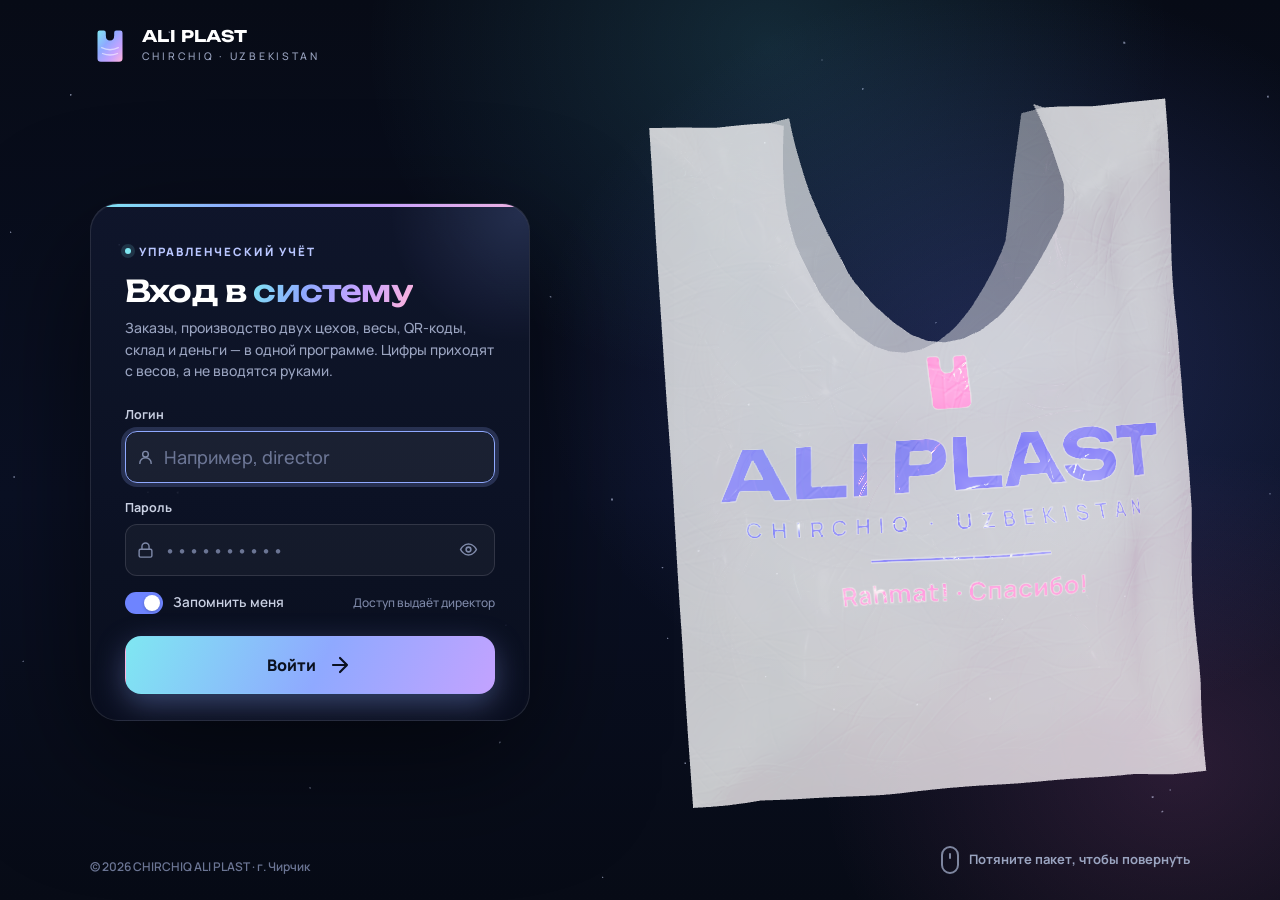
<file: index.html>
<!doctype html>
<html lang="ru" class="login-page">
<head>
  <meta charset="utf-8">
  <meta name="viewport" content="width=device-width, initial-scale=1, viewport-fit=cover">
  <title>Вход · CHIRCHIQ ALI PLAST</title>
  <meta name="description" content="Управленческий учёт производства полиэтиленовой упаковки: заказы, два цеха, весы, QR-коды, склад и финансы.">
  <meta name="theme-color" content="#070B16">
  <link rel="icon" href="assets/img/favicon.svg" type="image/svg+xml">
  <link rel="preload" href="assets/fonts/unbounded-lat.woff2" as="font" type="font/woff2" crossorigin>
  <link rel="stylesheet" href="assets/css/app.css?v=10">
  <link rel="stylesheet" href="assets/css/login.css?v=4">
  <script type="importmap">{ "imports": { "three": "./assets/js/vendor/three.module.min.js" } }</script>
</head>
<body class="login">
  <canvas id="bag" aria-hidden="true"></canvas>

  <header class="lg-top">
    <svg width="40" height="40" viewBox="0 0 48 48" aria-hidden="true"><defs><linearGradient id="lgm" x1="0" y1="0" x2="1" y2="1"><stop offset="0" stop-color="#7FE7F2"/><stop offset=".38" stop-color="#8FA9FF"/><stop offset=".7" stop-color="#C6A2FF"/><stop offset="1" stop-color="#FFB4DB"/></linearGradient></defs><path d="M9 8a2.5 2.5 0 0 1 2.5-2.5h5A2.5 2.5 0 0 1 19 8v3.5q0 6 5 6t5-6V8a2.5 2.5 0 0 1 2.5-2.5h5A2.5 2.5 0 0 1 39 8v31a4 4 0 0 1-4 4H13a4 4 0 0 1-4-4z" fill="url(#lgm)"/><path d="M14 26q10 5 20 0M15 33q9 3.5 18 0" fill="none" stroke="#fff" stroke-opacity=".55" stroke-width="1.6" stroke-linecap="round"/></svg>
    <span><b>ALI PLAST</b><small>Chirchiq · Uzbekistan</small></span>
  </header>

  <main class="lg-wrap">
    <section class="lg-card" aria-labelledby="lgTitle">
      <div class="lg-kicker"><i></i>Управленческий учёт</div>
      <h1 id="lgTitle">Вход в&nbsp;<span>систему</span></h1>
      <p class="lg-sub">Заказы, производство двух цехов, весы, QR-коды, склад и деньги — в одной программе. Цифры приходят с весов, а не вводятся руками.</p>
      <form id="lf" novalidate>
        <div class="field">
          <label for="login">Логин</label>
          <div class="input-icon">
            <svg viewBox="0 0 24 24" fill="none" stroke="currentColor" stroke-width="2" stroke-linecap="round" stroke-linejoin="round" aria-hidden="true"><circle cx="12" cy="8" r="4"/><path d="M4 21a8 8 0 0 1 16 0"/></svg>
            <input class="input input-lg" id="login" name="login" autocomplete="username" autocapitalize="off" spellcheck="false" placeholder="Например, director" required>
          </div>
        </div>
        <div class="field">
          <label for="pass">Пароль</label>
          <div class="input-icon pass">
            <svg viewBox="0 0 24 24" fill="none" stroke="currentColor" stroke-width="2" stroke-linecap="round" stroke-linejoin="round" aria-hidden="true"><rect x="3" y="11" width="18" height="11" rx="2"/><path d="M7 11V7a5 5 0 0 1 10 0v4"/></svg>
            <input class="input input-lg" id="pass" name="pass" type="password" autocomplete="current-password" placeholder="••••••••••" required>
            <button type="button" class="eye" aria-label="Показать пароль" title="Показать пароль"><svg viewBox="0 0 24 24" fill="none" stroke="currentColor" stroke-width="2" stroke-linecap="round" stroke-linejoin="round"><path d="M2 12s3.5-7 10-7 10 7 10 7-3.5 7-10 7S2 12 2 12z"/><circle cx="12" cy="12" r="3"/></svg></button>
          </div>
          <span class="hint caps hide">Включён Caps Lock</span>
        </div>
        <div class="row between">
          <label class="switch"><input type="checkbox" id="remember" checked>Запомнить меня</label>
          <span class="hint">Доступ выдаёт директор</span>
        </div>
        <div class="lg-error hide" role="alert"></div>
        <button class="btn btn-iris btn-xl btn-block" id="go" type="submit">Войти<svg viewBox="0 0 24 24" fill="none" stroke="currentColor" stroke-width="2.2" stroke-linecap="round" stroke-linejoin="round"><path d="M5 12h14M12 5l7 7-7 7"/></svg></button>
      </form>
    </section>
  </main>

  <div class="lg-hint"><span class="mouse"></span>Потяните пакет, чтобы повернуть</div>
  <footer class="lg-foot"><span>© 2026 CHIRCHIQ ALI PLAST · г. Чирчик</span></footer>

  <div class="lg-fallback" aria-hidden="true">
    <svg viewBox="0 0 48 48"><defs><linearGradient id="fb" x1="0" y1="0" x2="1" y2="1"><stop offset="0" stop-color="#7FE7F2" stop-opacity=".55"/><stop offset=".5" stop-color="#C6A2FF" stop-opacity=".45"/><stop offset="1" stop-color="#FFB4DB" stop-opacity=".55"/></linearGradient></defs><path d="M9 8a2.5 2.5 0 0 1 2.5-2.5h5A2.5 2.5 0 0 1 19 8v3.5q0 6 5 6t5-6V8a2.5 2.5 0 0 1 2.5-2.5h5A2.5 2.5 0 0 1 39 8v31a4 4 0 0 1-4 4H13a4 4 0 0 1-4-4z" fill="url(#fb)" stroke="#fff" stroke-opacity=".35" stroke-width=".4"/><path d="M14 26q10 5 20 0M15 33q9 3.5 18 0M13 14q3 8 1 16" fill="none" stroke="#fff" stroke-opacity=".4" stroke-width=".7" stroke-linecap="round"/><text x="24" y="31" text-anchor="middle" font-family="Unbounded, sans-serif" font-weight="700" font-size="4.2" fill="#2340E8" fill-opacity=".85">ALI PLAST</text></svg>
  </div>

  <script src="assets/js/core.js?v=3"></script>
  <script src="assets/js/data.js?v=3"></script>
  <script src="assets/js/login.js?v=3"></script>
  <script type="module">
    import { createBag } from './assets/js/bag.js?v=4';
    try {
      window.APBag = createBag(document.getElementById('bag'), { onFirstDrag: () => document.querySelector('.lg-hint').classList.add('gone') });
      document.body.classList.add('webgl');
    } catch (e) {
      console.warn('WebGL недоступен, показываем статичный пакет', e);
      document.body.classList.add('no-webgl');
    }
  </script>
  <script>
    // если three.js не загрузился (нет WebGL или старый браузер) — статичный пакет
    setTimeout(function () { if (!document.body.classList.contains('webgl')) document.body.classList.add('no-webgl'); }, 4000);
  </script>
</body>
</html>
</file>
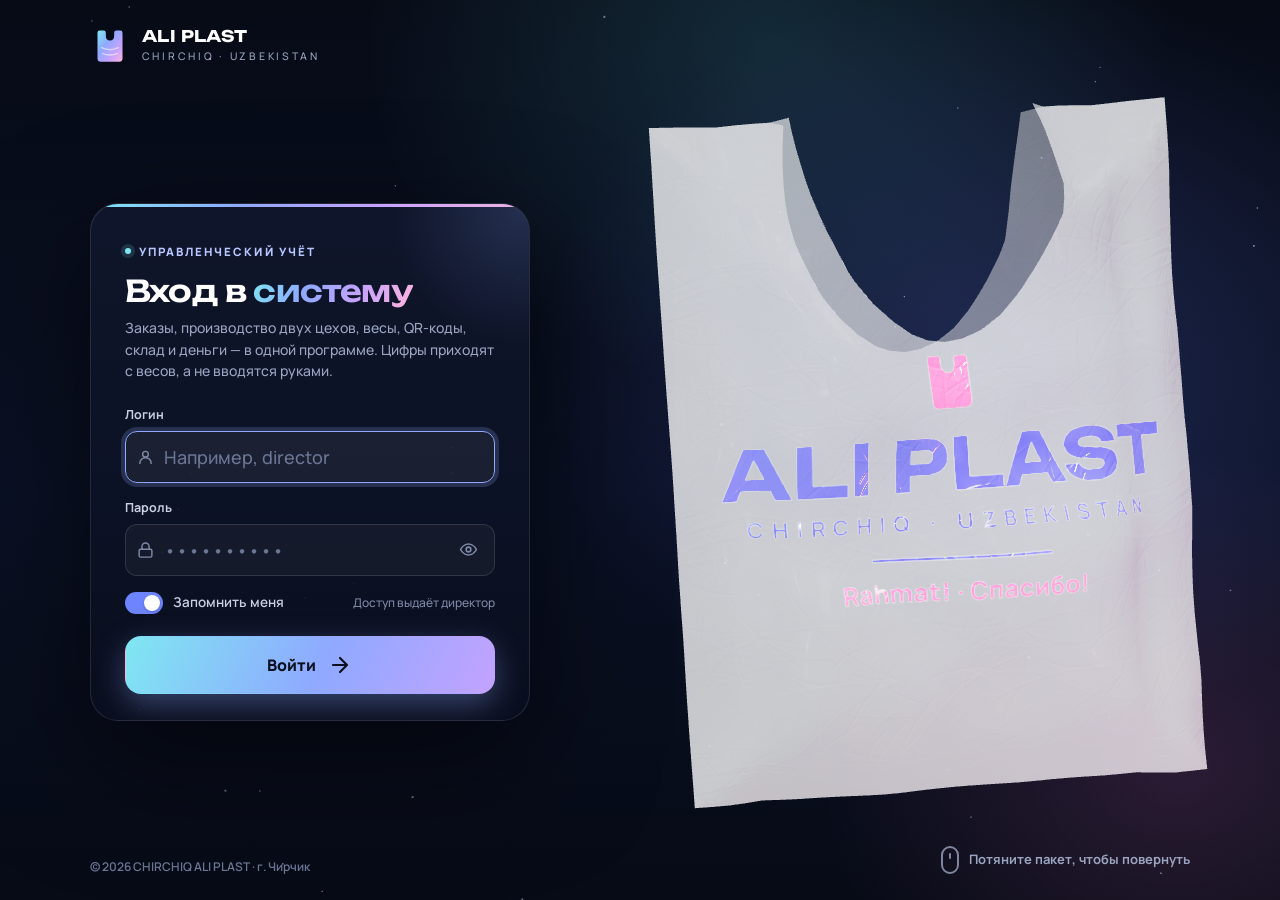
<file: app.html>
<!doctype html>
<html lang="ru">
<head>
  <meta charset="utf-8">
  <meta name="viewport" content="width=device-width, initial-scale=1, viewport-fit=cover">
  <title>ALI PLAST · учёт производства</title>
  <meta name="theme-color" content="#0B1120">
  <link rel="icon" href="assets/img/favicon.svg" type="image/svg+xml">
  <link rel="stylesheet" href="assets/css/app.css?v=11">
  <script>(function () { var h = new Date().getHours(), t = h >= 8 && h < 18 ? 'light' : 'dark'; try { var o = JSON.parse(localStorage.getItem('ap.themeOverride') || 'null'); if (o && o.until > Date.now()) t = o.theme; } catch (e) {} document.documentElement.setAttribute('data-theme', t); })();</script>
</head>
<body>
  <script src="assets/js/vendor/qrcode.js"></script>
  <script src="assets/js/core.js?v=11"></script>
  <script src="assets/js/data.js?v=11"></script>
  <script src="assets/js/ui.js?v=11"></script>
  <script src="assets/js/app.js?v=11"></script>
  <script src="assets/js/pages/dashboard.js?v=11"></script>
  <script src="assets/js/pages/sales.js?v=11"></script>
  <script src="assets/js/pages/production.js?v=11"></script>
  <script src="assets/js/pages/stock.js?v=11"></script>
  <script src="assets/js/pages/money.js?v=11"></script>
  <script src="assets/js/pages/admin.js?v=11"></script>
  <script>AP.boot();</script>
</body>
</html>
</file>
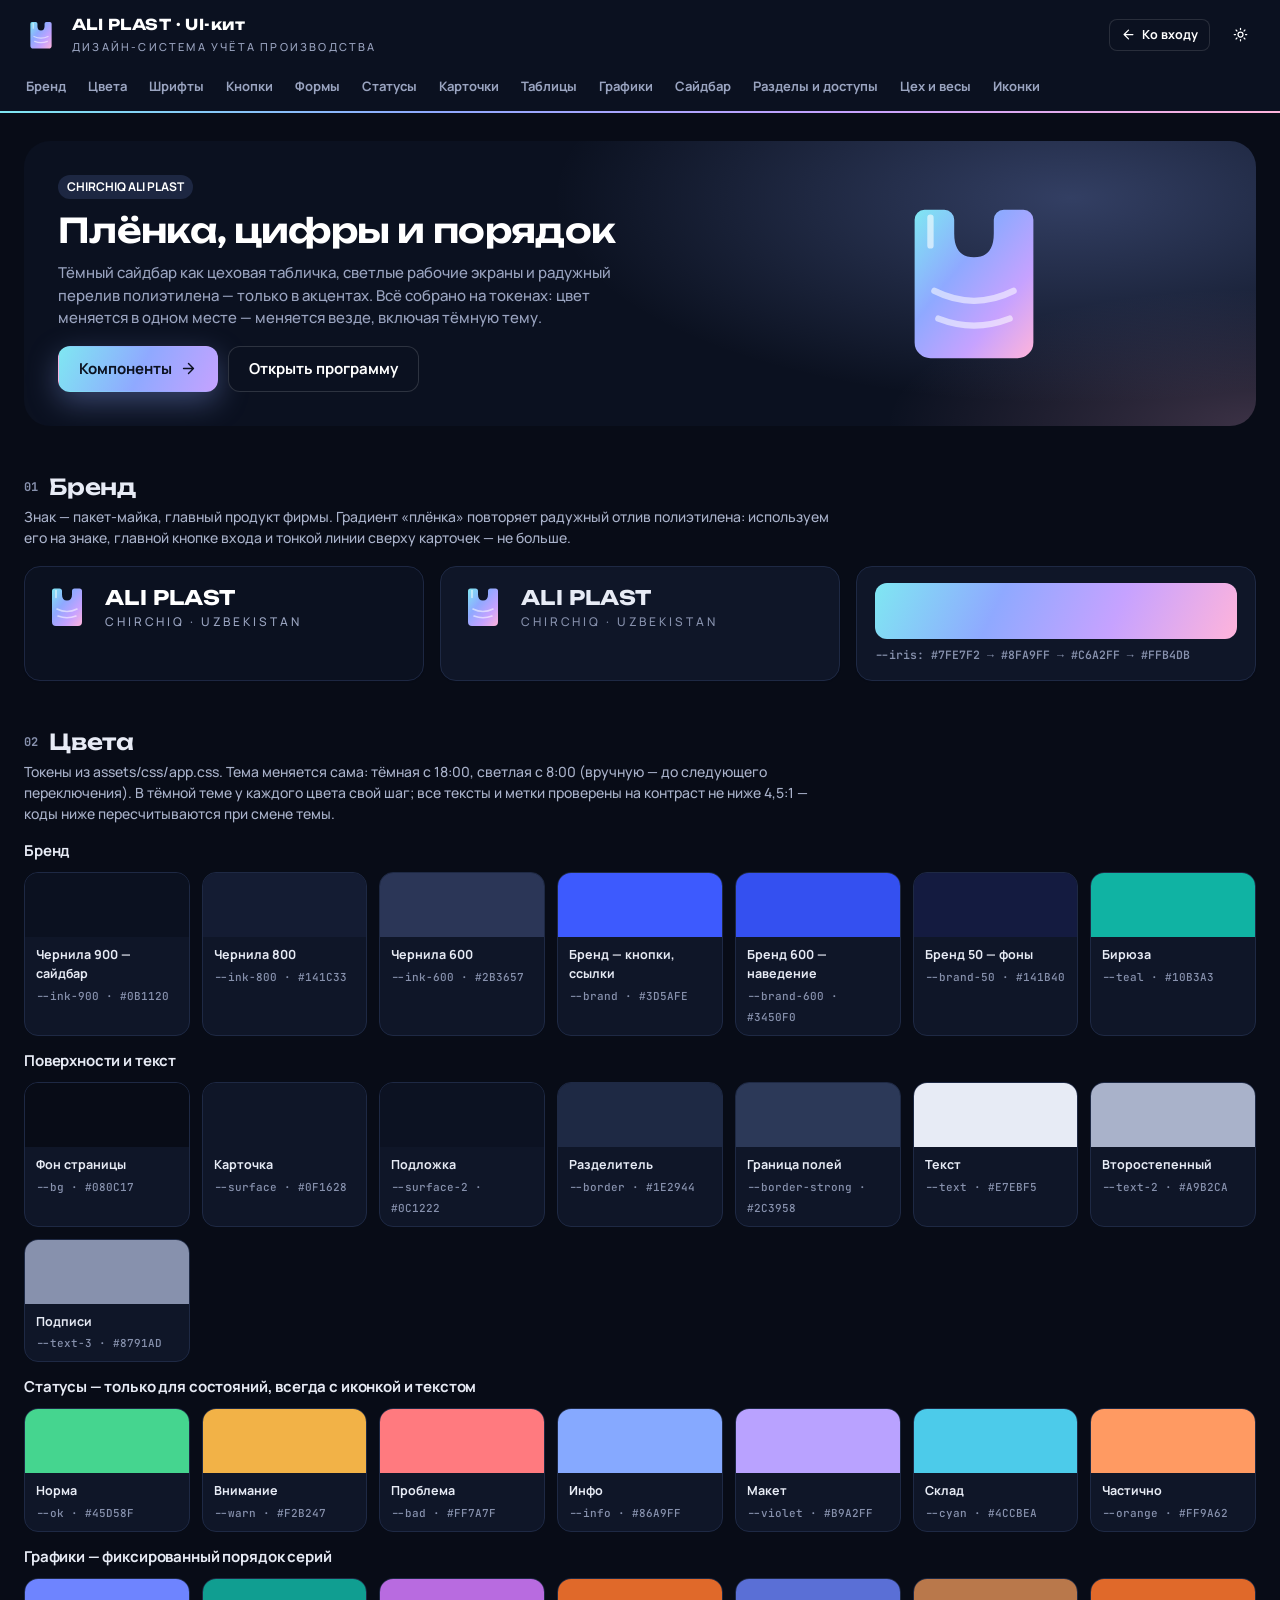
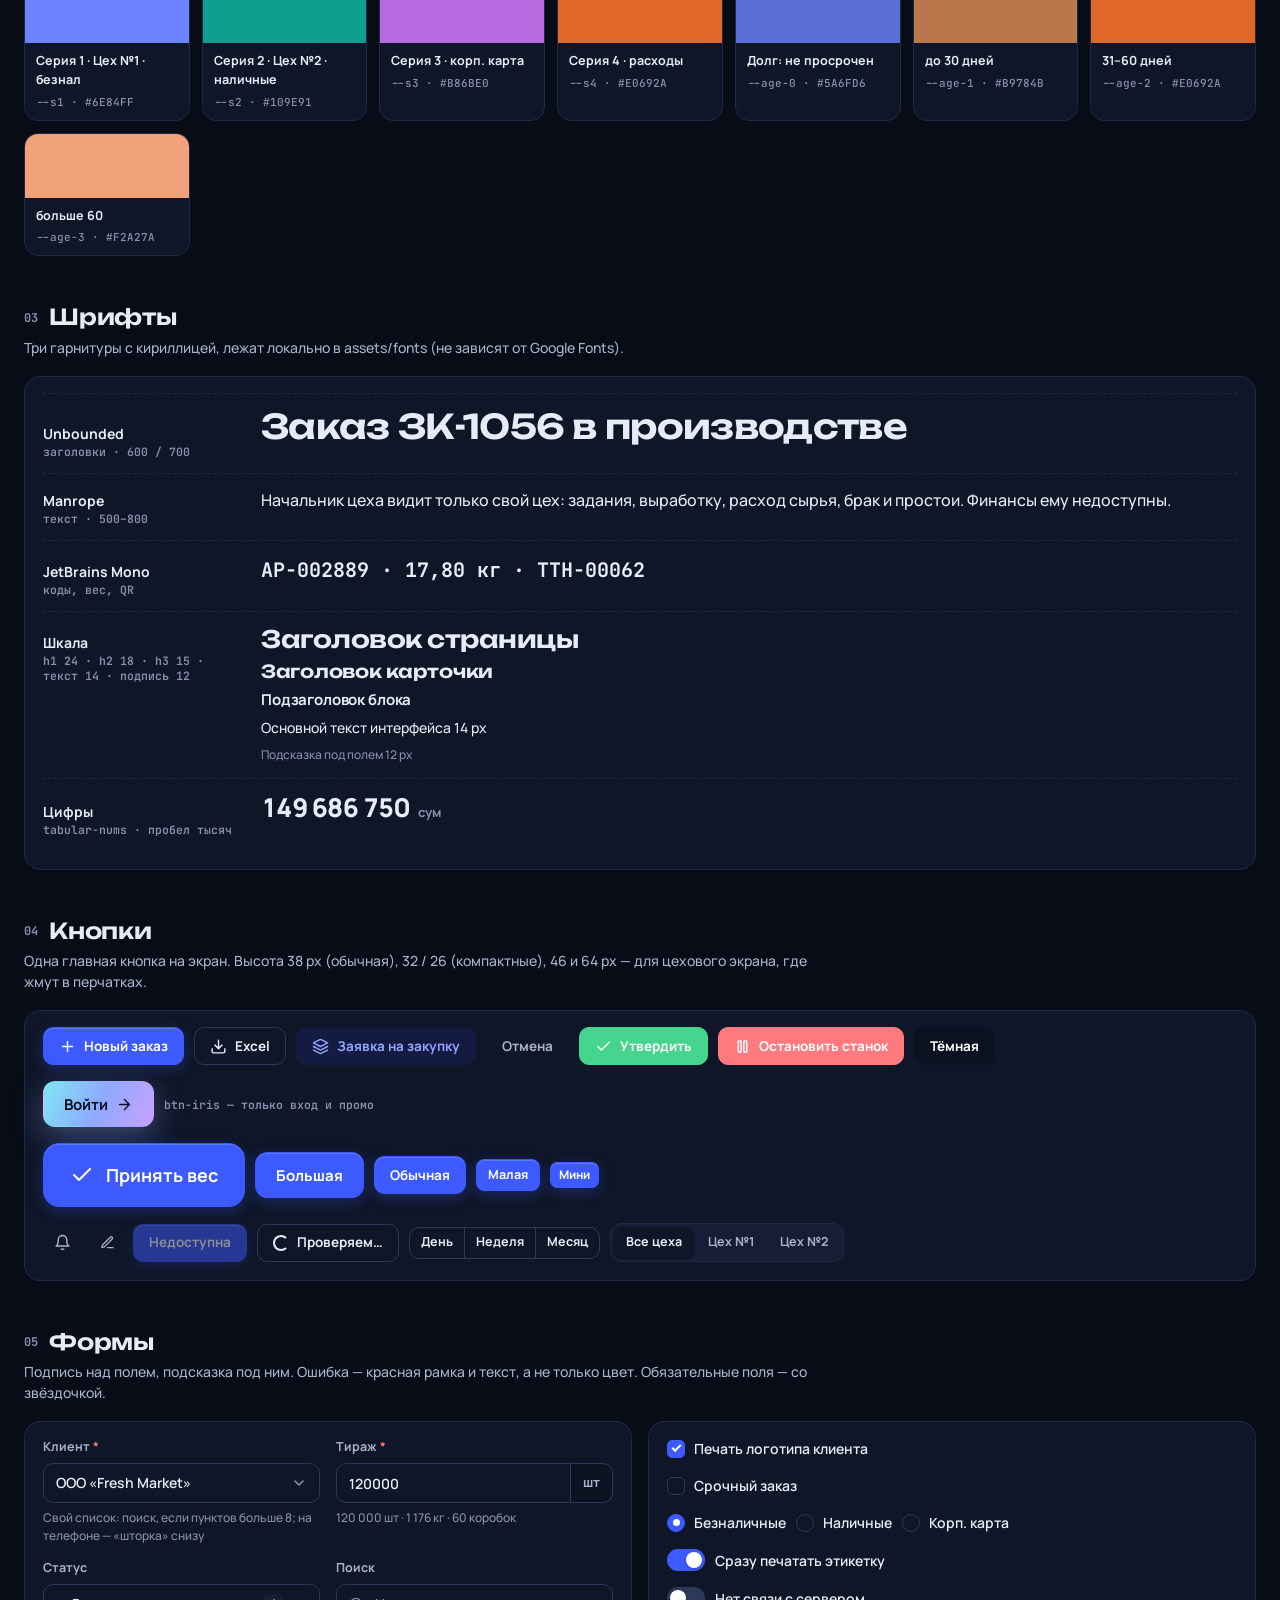
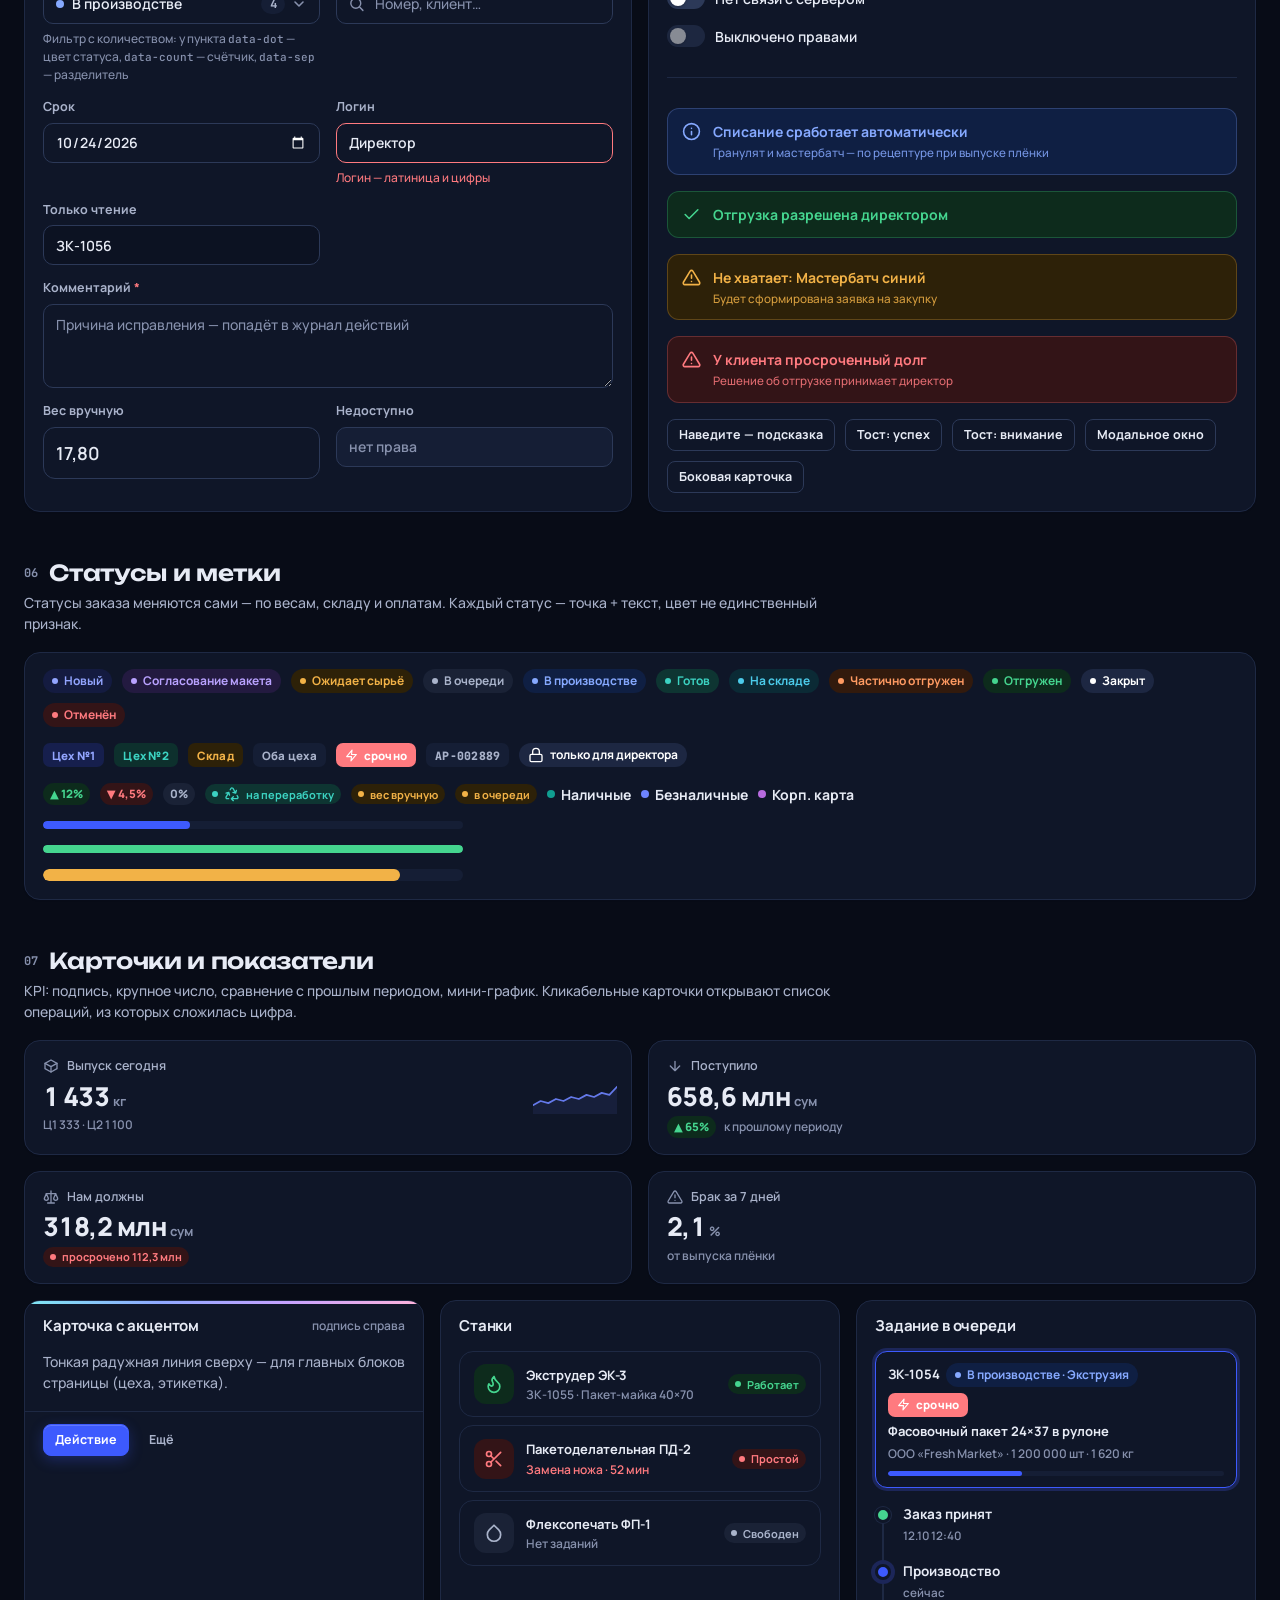
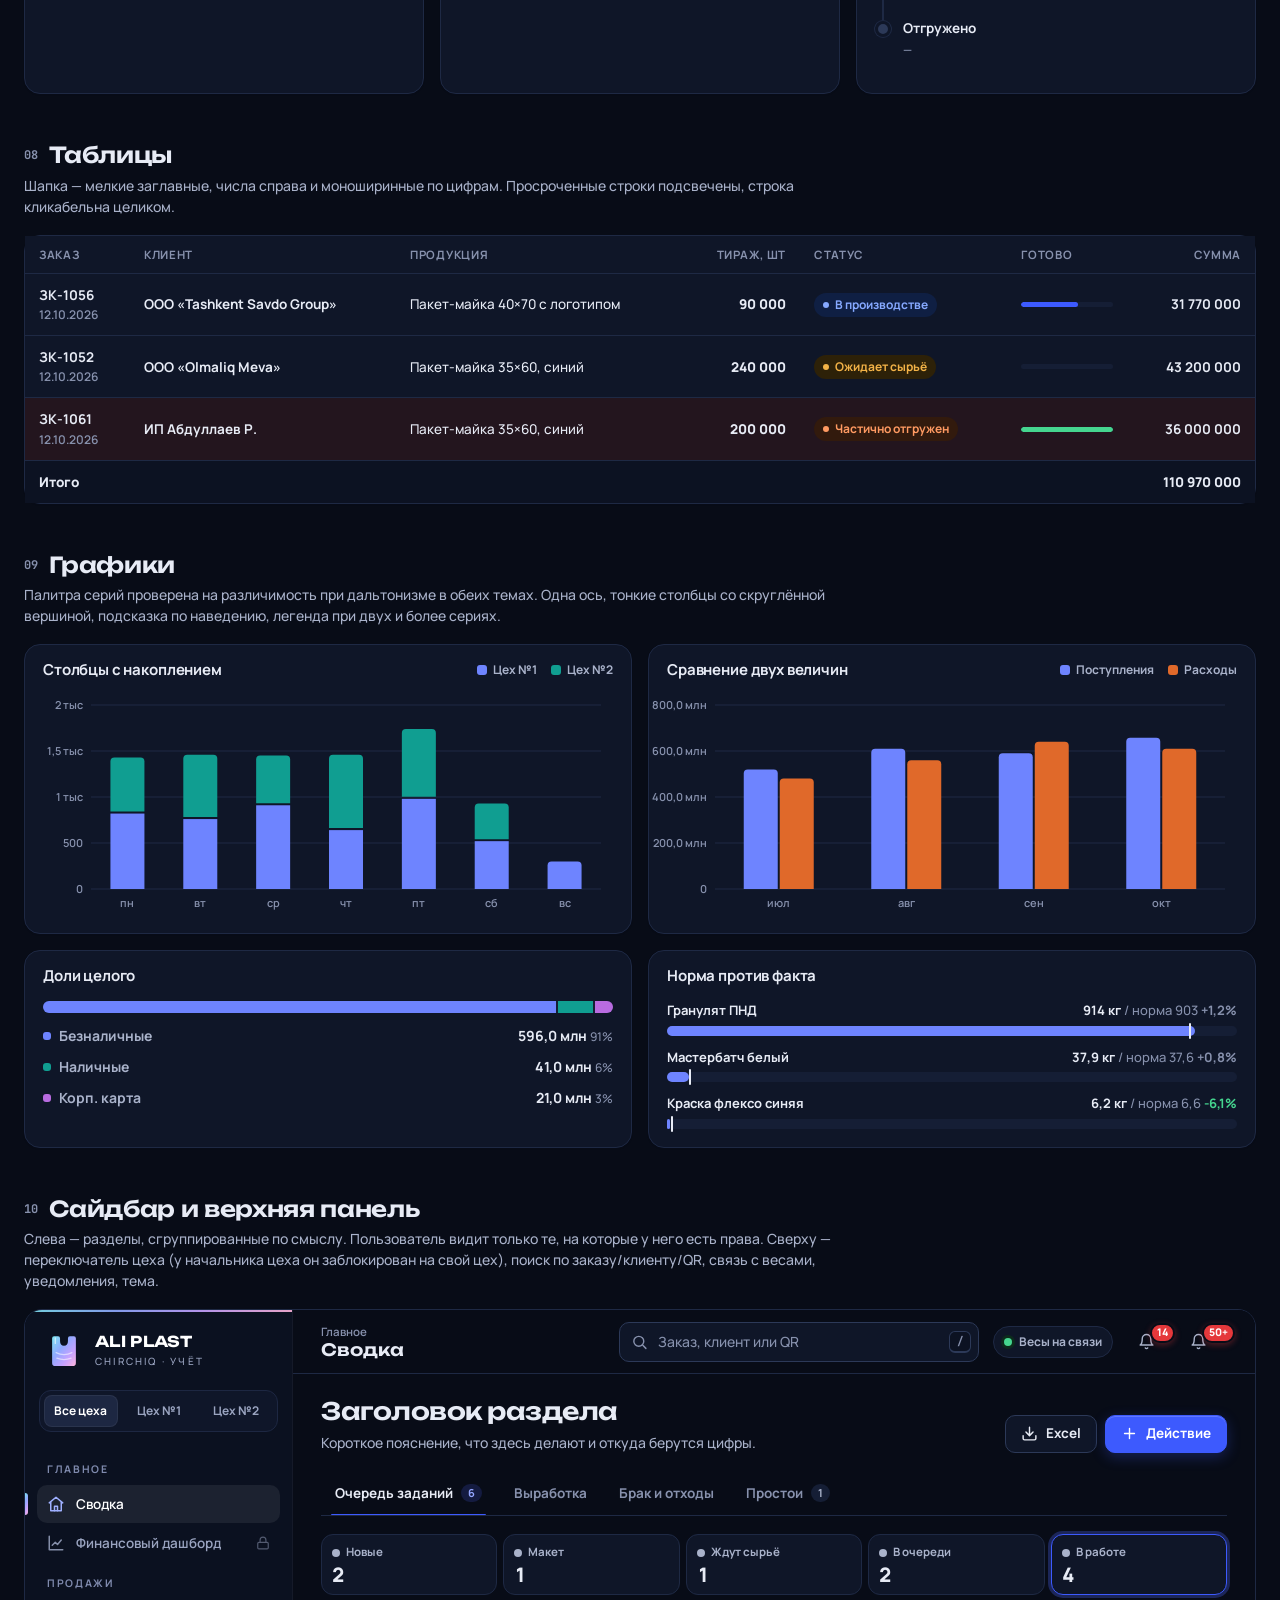
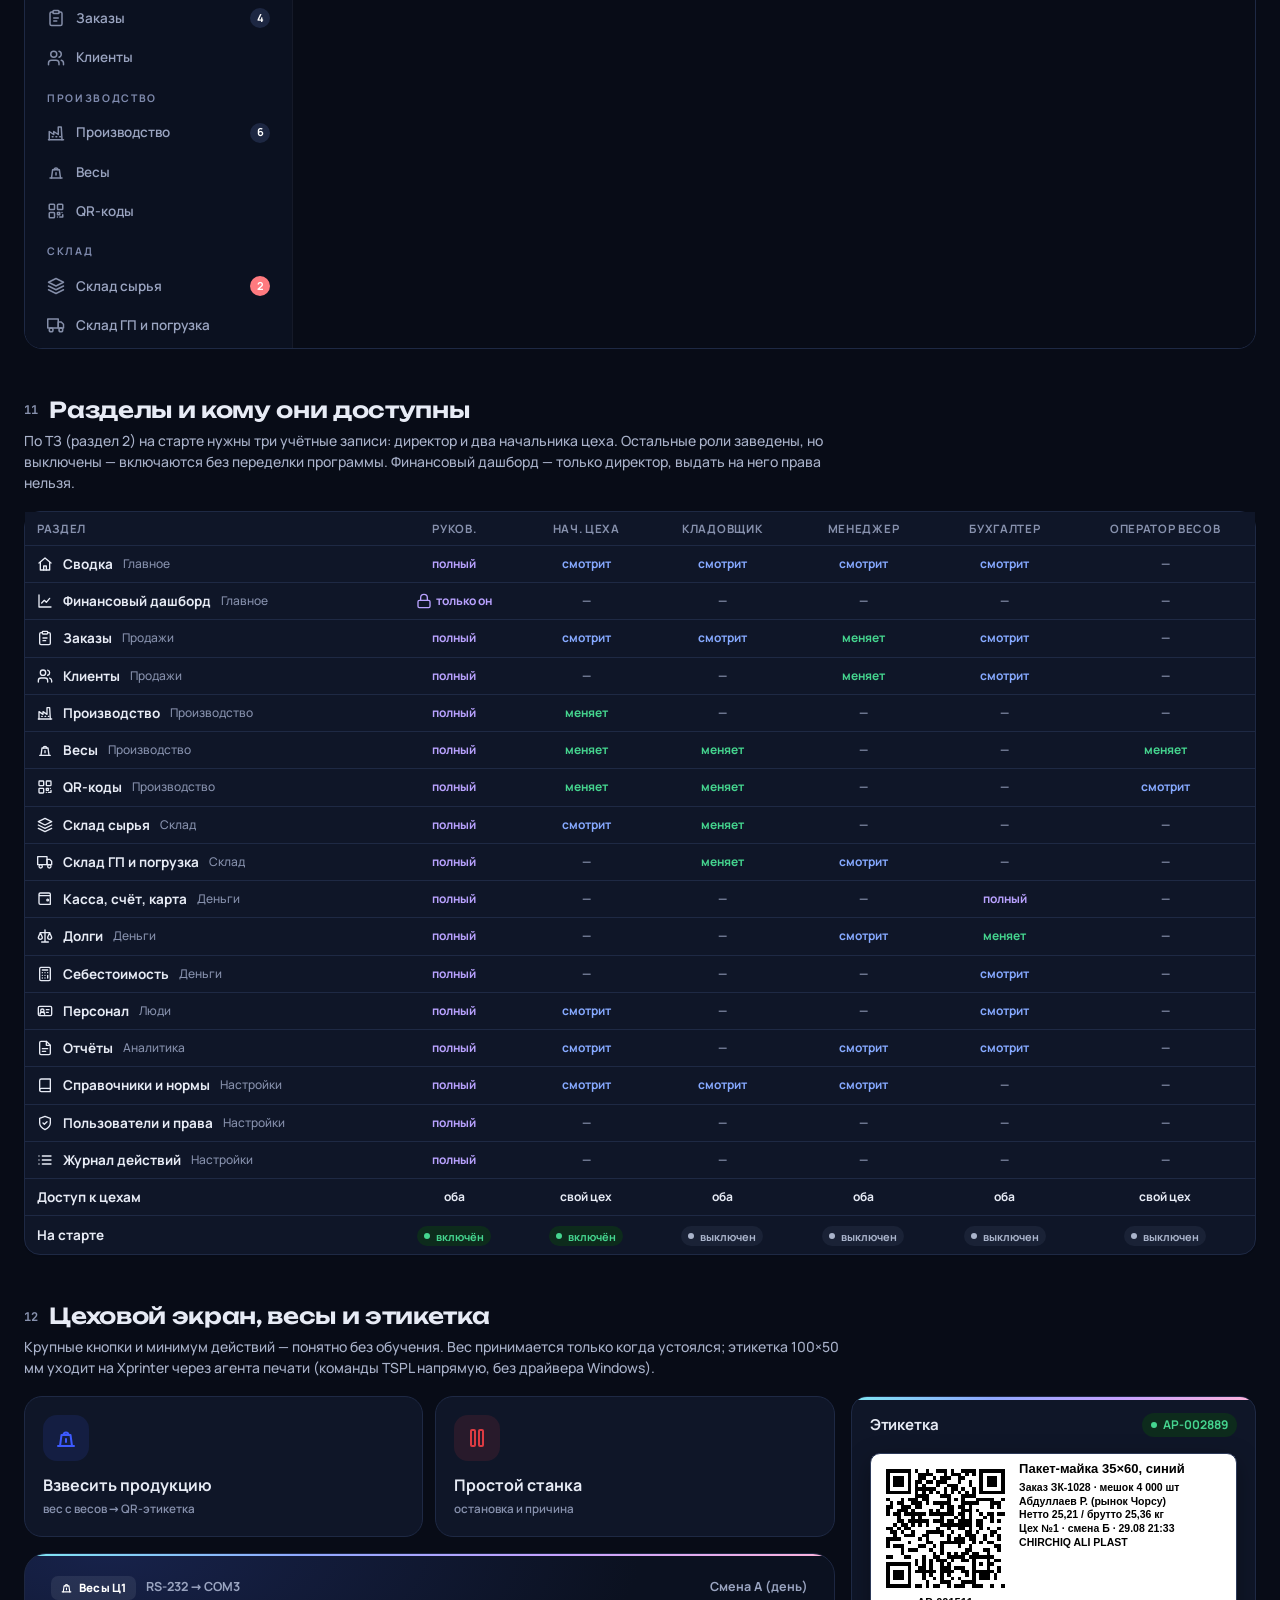
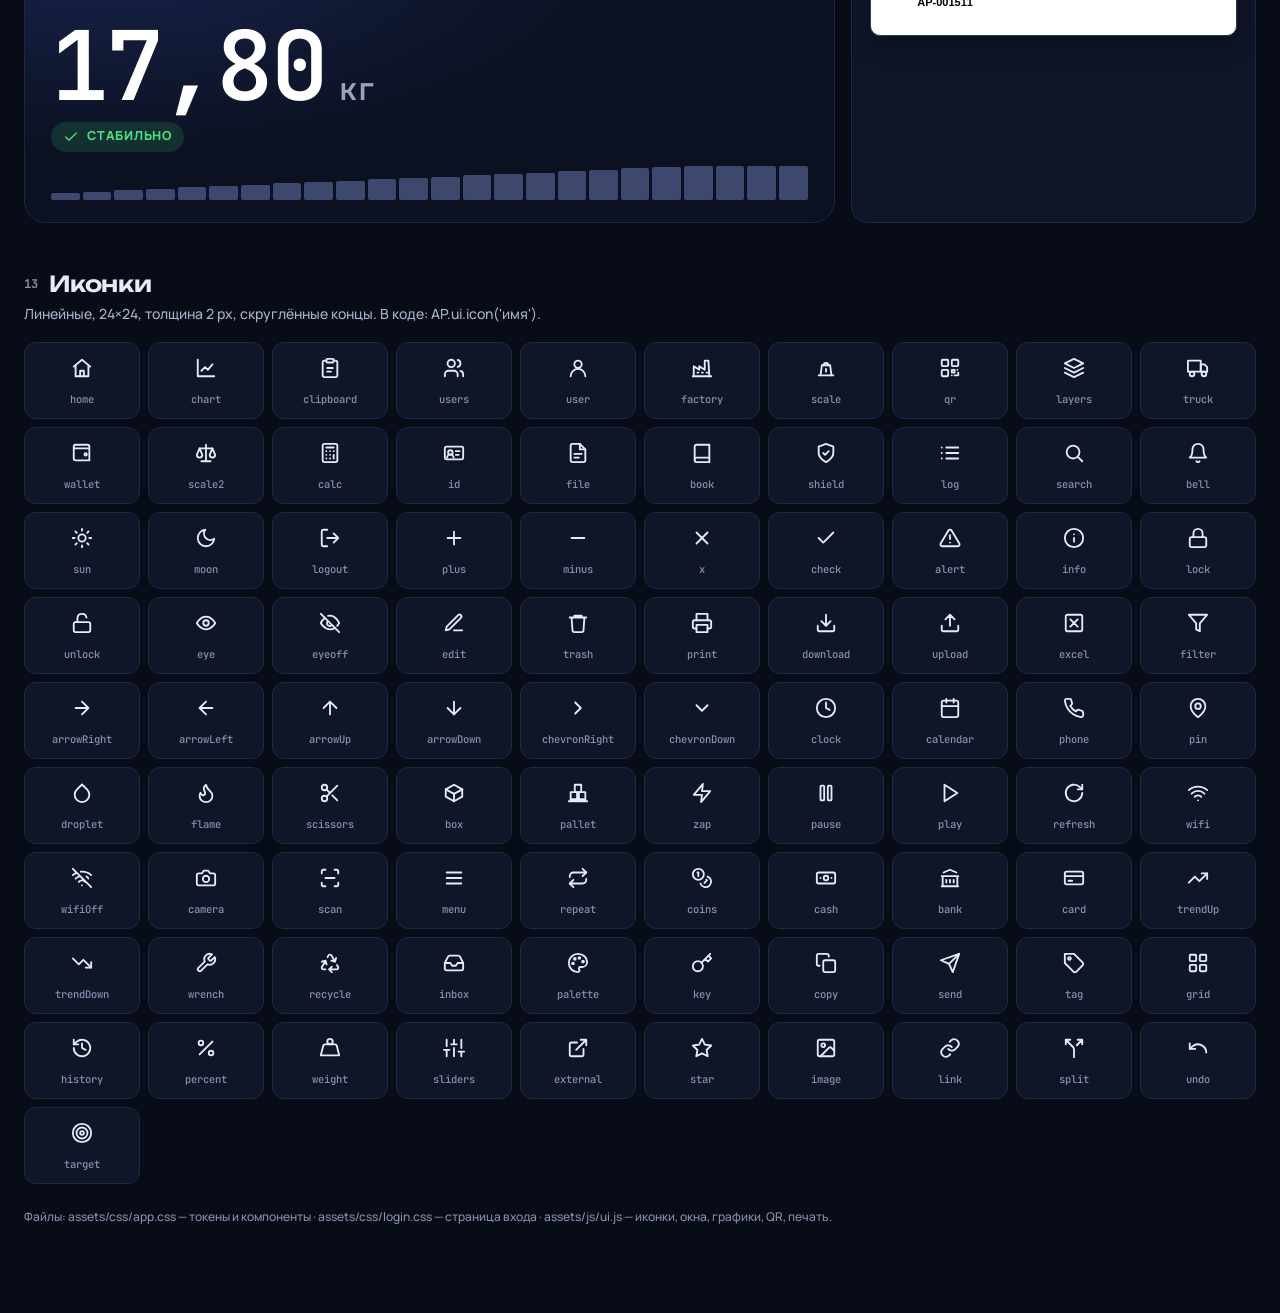
<file: styleguide.html>
<!doctype html>
<html lang="ru">
<head>
  <meta charset="utf-8">
  <meta name="viewport" content="width=device-width, initial-scale=1">
  <title>UI-кит · ALI PLAST</title>
  <meta name="description" content="Дизайн-система CHIRCHIQ ALI PLAST: цвета, шрифты, кнопки, формы, сайдбар, разделы и компоненты.">
  <meta name="theme-color" content="#0B1120">
  <link rel="icon" href="assets/img/favicon.svg" type="image/svg+xml">
  <link rel="stylesheet" href="assets/css/app.css?v=11">
  <script>(function () { var h = new Date().getHours(), t = h >= 8 && h < 18 ? 'light' : 'dark'; try { var o = JSON.parse(localStorage.getItem('ap.themeOverride') || 'null'); if (o && o.until > Date.now()) t = o.theme; } catch (e) {} document.documentElement.setAttribute('data-theme', t); })();</script>
  <style>
    .sg-top { position: sticky; top: 0; z-index: 30; background: var(--ink-900); color: #fff; }
    .sg-top::after { content: ''; position: absolute; inset: auto 0 0; height: 2px; background: var(--iris); }
    .sg-bar { max-width: 1280px; margin: 0 auto; padding: 14px 24px; display: flex; align-items: center; gap: 14px; }
    .sg-bar b { font: 700 15px/1 var(--font-display); letter-spacing: .03em; }
    .sg-bar small { display: block; color: var(--ink-300); font-size: 11px; letter-spacing: .2em; text-transform: uppercase; margin-top: 4px; }
    .sg-nav { display: flex; gap: 2px; overflow-x: auto; scrollbar-width: none; max-width: 1280px; margin: 0 auto; padding: 0 16px 10px; }
    .sg-nav a { color: var(--ink-300); font-weight: 700; font-size: 13px; padding: 7px 10px; border-radius: 8px; white-space: nowrap; text-decoration: none; }
    .sg-nav a:hover { color: #fff; background: rgba(255, 255, 255, .06); }
    .sg-main { max-width: 1280px; margin: 0 auto; padding: 28px 24px 80px; }
    .sg-hero { border-radius: 26px; padding: 34px; background: radial-gradient(70% 120% at 85% 20%, rgba(143, 169, 255, .3), transparent 60%), radial-gradient(50% 80% at 100% 100%, rgba(255, 180, 219, .2), transparent 60%), var(--ink-900); color: #fff; display: grid; grid-template-columns: 1.3fr 1fr; gap: 24px; align-items: center; overflow: hidden; position: relative; }
    .sg-hero h1 { font-size: 34px; color: #fff; }
    .sg-hero p { color: var(--ink-300); max-width: 560px; margin-top: 12px; font-size: 15px; }
    .sg-sec { margin-top: 48px; scroll-margin-top: 110px; }
    .sg-sec > h2 { font-size: 22px; margin-bottom: 6px; display: flex; align-items: center; gap: 12px; }
    .sg-sec > h2 span { font: 700 12px var(--font-mono); color: var(--text-3); }
    .sg-sec > p.lead { color: var(--text-2); margin-bottom: 18px; max-width: 820px; }
    .sw { border-radius: 14px; border: 1px solid var(--border); overflow: hidden; background: var(--surface); }
    .sw i { display: block; height: 64px; }
    .sw div { padding: 9px 11px; }
    .sw b { display: block; font-size: 12.5px; }
    .sw code { font-size: 11px; color: var(--text-3); }
    .swatches { display: grid; grid-template-columns: repeat(auto-fill, minmax(150px, 1fr)); gap: 12px; }
    .demo { display: flex; flex-wrap: wrap; gap: 10px; align-items: center; }
    .spec { font: 600 11.5px var(--font-mono); color: var(--text-3); }
    .type-row { display: grid; grid-template-columns: 200px 1fr; gap: 18px; padding: 14px 0; border-top: 1px dashed var(--border); align-items: baseline; }
    .sb-demo { position: relative; height: 640px; border-radius: 18px; overflow: hidden; display: grid; grid-template-columns: 268px 1fr; border: 1px solid var(--border); }
    .sb-demo .sidebar { position: relative; height: 100%; transform: none; box-shadow: none; }
    .sb-demo .demo-main { background: var(--bg); display: flex; flex-direction: column; min-width: 0; }
    .sb-demo .topbar { position: relative; }
    .icon-grid { display: grid; grid-template-columns: repeat(auto-fill, minmax(112px, 1fr)); gap: 8px; }
    .icon-grid div { border: 1px solid var(--border); background: var(--surface); border-radius: 12px; padding: 14px 8px 10px; text-align: center; }
    .icon-grid svg { width: 22px; height: 22px; margin: 0 auto 8px; color: var(--text); }
    .icon-grid code { font-size: 10.5px; color: var(--text-3); }
    .matrix td, .matrix th { text-align: center; }
    .matrix td:first-child, .matrix th:first-child { text-align: left; }
    @media (max-width: 900px) { .sg-hero { grid-template-columns: 1fr; padding: 24px; } .type-row { grid-template-columns: 1fr; gap: 6px; } .sb-demo { grid-template-columns: 1fr; height: auto; } .sb-demo .sidebar { height: 600px; } .sb-demo .demo-main { display: none; } }
  </style>
</head>
<body>
  <script src="assets/js/vendor/qrcode.js"></script>
  <script src="assets/js/core.js?v=11"></script>
  <script src="assets/js/ui.js?v=11"></script>
  <script src="assets/js/app.js?v=11"></script>
  <script src="assets/js/styleguide.js?v=11"></script>
</body>
</html>
</file>
<file: assets/css/app.css>
/* =========================================================
   CHIRCHIQ ALI PLAST — дизайн-система
   Токены → база → раскладка → компоненты → утилиты → печать
   ========================================================= */

/* ---------- Шрифты (локально: fonts.googleapis.com может быть недоступен) ---------- */
@font-face { font-family: 'Manrope'; font-style: normal; font-weight: 200 800; font-display: swap;
  src: url('../fonts/manrope-cyr.woff2') format('woff2');
  unicode-range: U+0301, U+0400-045F, U+0490-0491, U+04B0-04B1, U+2116; }
@font-face { font-family: 'Manrope'; font-style: normal; font-weight: 200 800; font-display: swap;
  src: url('../fonts/manrope-lat.woff2') format('woff2');
  unicode-range: U+0000-00FF, U+0131, U+0152-0153, U+02BB-02BC, U+02C6, U+02DA, U+02DC, U+0304, U+0308, U+0329, U+2000-206F, U+20AC, U+2122, U+2191, U+2193, U+2212, U+2215, U+FEFF, U+FFFD; }
@font-face { font-family: 'Unbounded'; font-style: normal; font-weight: 200 900; font-display: swap;
  src: url('../fonts/unbounded-cyr.woff2') format('woff2');
  unicode-range: U+0301, U+0400-045F, U+0490-0491, U+04B0-04B1, U+2116; }
@font-face { font-family: 'Unbounded'; font-style: normal; font-weight: 200 900; font-display: swap;
  src: url('../fonts/unbounded-lat.woff2') format('woff2');
  unicode-range: U+0000-00FF, U+0131, U+0152-0153, U+02BB-02BC, U+02C6, U+02DA, U+02DC, U+0304, U+0308, U+0329, U+2000-206F, U+20AC, U+2122, U+2191, U+2193, U+2212, U+2215, U+FEFF, U+FFFD; }
@font-face { font-family: 'JetBrains Mono'; font-style: normal; font-weight: 100 800; font-display: swap;
  src: url('../fonts/jbmono-cyr.woff2') format('woff2');
  unicode-range: U+0301, U+0400-045F, U+0490-0491, U+04B0-04B1, U+2116; }
@font-face { font-family: 'JetBrains Mono'; font-style: normal; font-weight: 100 800; font-display: swap;
  src: url('../fonts/jbmono-lat.woff2') format('woff2');
  unicode-range: U+0000-00FF, U+0131, U+0152-0153, U+2000-206F, U+20AC, U+2122, U+2212, U+FEFF, U+FFFD; }

/* ---------- Токены ---------- */
:root {
  --font-display: 'Unbounded', 'Manrope', system-ui, sans-serif;
  --font-sans: 'Manrope', system-ui, -apple-system, 'Segoe UI', Roboto, sans-serif;
  --font-mono: 'JetBrains Mono', ui-monospace, Consolas, monospace;

  /* бренд */
  --ink-950: #060A14;
  --ink-900: #0B1120;
  --ink-850: #0F1629;
  --ink-800: #141C33;
  --ink-700: #1D2742;
  --ink-600: #2B3657;
  --ink-500: #4A5578;
  --ink-300: #9AA4C0;
  --ink-200: #C9D0E2;

  --brand: #3450F0;
  --brand-600: #2A43D6;
  --brand-700: #2337C2;
  --brand-400: #6E84FF;
  --brand-100: #DFE5FF;
  --brand-50: #F0F3FF;
  --brand-t: #3450F0;      /* бренд как цвет текста/ссылок */
  --teal: #10B3A3;
  --teal-t: #08756B;
  --teal-100: #D4F5F0;
  --sb-group: #7F8AAD;     /* подписи групп в сайдбаре */
  --sb-thumb: rgba(70, 80, 105, .28);
  --sb-thumb-h: rgba(70, 80, 105, .5);

  /* «плёнка»: радужный перелив полиэтилена */
  --iris: linear-gradient(115deg, #7FE7F2 0%, #8FA9FF 34%, #C6A2FF 66%, #FFB4DB 100%);
  --iris-soft: linear-gradient(115deg, rgba(127,231,242,.16), rgba(143,169,255,.16) 34%, rgba(198,162,255,.16) 66%, rgba(255,180,219,.16));

  /* поверхности (светлая тема) */
  --bg: #F2F4F9;
  --surface: #FFFFFF;
  --surface-2: #F7F9FC;
  --surface-3: #EEF1F7;
  --border: #E1E6EF;
  --border-strong: #C8D0DE;
  --text: #0E1526;
  --text-2: #465069;
  --text-3: #636C82;
  --focus: 0 0 0 3px rgba(61, 90, 254, .28);

  /* статусы: оттенки подобраны под контраст ≥ 4,5:1 на своих фонах */
  --ok: #127A3D;   --ok-bg: #E6F6EC;
  --warn: #985700; --warn-bg: #FFF3DD;
  --bad: #C4262E;  --bad-bg: #FDEBEC;
  --info: #2157CC; --info-bg: #E7EFFE;
  --violet: #6B3DD1; --violet-bg: #F0EAFE;
  --cyan: #056F8C; --cyan-bg: #E1F5FB;
  --orange: #AE4410; --orange-bg: #FDEDE3;
  --slate: #56627C; --slate-bg: #EDF0F5;

  /* цеха: --w1/--w2 — заливки, --w1-t/--w2-t — текст */
  --w1: #3D5AFE; --w1-t: #3450F0; --w1-bg: #ECEFFF;
  --w2: #10B3A3; --w2-t: #08756B; --w2-bg: #E0F6F3;
  --wh: #985700; --wh-bg: #FFF3DD;

  /* графики: категориальный порядок (проверен валидатором, светлая тема) */
  --s1: #3D5AFE;
  --s2: #10B3A3;
  --s3: #B04CE0;
  --s4: #E2621B;
  /* возраст долга — одна шкала от светлого к тёмному */
  --age-0: #9DB0FF; --age-1: #F2B183; --age-2: #E2621B; --age-3: #A23B0A;

  /* оплата: безнал / наличные / карта */
  --pay-bank: var(--s1);
  --pay-cash: var(--s2);
  --pay-card: var(--s3);

  /* форма */
  --r-xs: 6px; --r-sm: 8px; --r: 12px; --r-lg: 16px; --r-xl: 22px;
  --sh-xs: 0 1px 2px rgba(14, 21, 38, .05);
  --sh-sm: 0 1px 3px rgba(14, 21, 38, .06), 0 1px 2px rgba(14, 21, 38, .04);
  --sh: 0 6px 20px rgba(14, 21, 38, .07);
  --sh-lg: 0 24px 60px rgba(14, 21, 38, .18);

  --sidebar-w: 268px;
  --topbar-h: 64px;
  --ease: cubic-bezier(.2, .8, .2, 1);

  color-scheme: light;
}

[data-theme="dark"] {
  --bg: #080C17;
  --surface: #0F1628;
  --surface-2: #0C1222;
  --surface-3: #151E35;
  --border: #1E2944;
  --border-strong: #2C3958;
  --text: #E7EBF5;
  --text-2: #A9B2CA;
  --text-3: #8791AD;
  --brand-100: #1C2659;
  --brand-50: #141B40;
  --teal-100: #0E3532;
  --teal-t: #3CD3C2;
  /* статусы в тёмной теме — светлее, контраст ≥ 4,5:1 */
  --ok: #45D58F;   --ok-bg: #0D2B1C;
  --warn: #F2B247; --warn-bg: #2D2108;
  --bad: #FF7A7F;  --bad-bg: #331417;
  --info: #86A9FF; --info-bg: #0F1F43;
  --violet: #B9A2FF; --violet-bg: #231A40;
  --cyan: #4CCBEA; --cyan-bg: #0B2A35;
  --orange: #FF9A62; --orange-bg: #321A0D;
  --slate: #AAB4CB; --slate-bg: #1A2236;
  --w1: #6E84FF; --w1-t: #93A5FF; --w1-bg: #161F4D;
  --w2: #2CC4B4; --w2-t: #3CD3C2; --w2-bg: #0D302D;
  --wh: #F2B247; --wh-bg: #2D2108;
  /* графики: тёмная тема — свои шаги, проверены против #0F1628 */
  --s1: #6E84FF; --s2: #109E91; --s3: #B86BE0; --s4: #E0692A;
  --age-0: #5A6FD6; --age-1: #B9784B; --age-2: #E0692A; --age-3: #F2A27A;
  --brand: #3D5AFE; --brand-600: #3450F0; --brand-400: #93A5FF; --brand-t: #93A5FF;
  --sb-thumb: rgba(169, 178, 202, .22);
  --sb-thumb-h: rgba(169, 178, 202, .42);
  --sh-sm: 0 1px 2px rgba(0, 0, 0, .4);
  --sh: 0 8px 24px rgba(0, 0, 0, .35);
  --sh-lg: 0 24px 60px rgba(0, 0, 0, .55);
  color-scheme: dark;
}

/* ---------- База ---------- */
*, *::before, *::after { box-sizing: border-box; }
/* без системной голубой подсветки при нажатии на телефоне (свойство наследуется — хватает одного правила) */
html { -webkit-text-size-adjust: 100%; -webkit-tap-highlight-color: transparent; }
/* взамен — своё короткое затухание в момент касания, только на сенсорных экранах */
@media (hover: none) {
  :is(a, button, [data-href], .csel-opt, .switch):active { opacity: .6; transition: opacity 0s; }
}
body {
  margin: 0; background: var(--bg); color: var(--text);
  font: 500 14px/1.5 var(--font-sans);
  -webkit-font-smoothing: antialiased; -moz-osx-font-smoothing: grayscale;
  font-feature-settings: 'tnum' 0;
}
h1, h2, h3, h4 { margin: 0; line-height: 1.2; letter-spacing: -.01em; }
h1 { font: 600 24px/1.15 var(--font-display); letter-spacing: -.02em; }
h2 { font: 600 18px/1.2 var(--font-display); letter-spacing: -.015em; }
h3 { font-size: 15px; font-weight: 700; }
h4 { font-size: 13px; font-weight: 700; }
p { margin: 0 0 .6em; }
a { color: var(--brand-t); text-decoration: none; }
a:hover { text-decoration: underline; }
img, svg { display: block; max-width: 100%; }
button, input, select, textarea { font: inherit; color: inherit; }
::selection { background: rgba(61, 90, 254, .22); }
:focus-visible { outline: none; box-shadow: var(--focus); }
hr { border: 0; border-top: 1px solid var(--border); margin: 16px 0; }
code, .mono { font-family: var(--font-mono); font-size: .92em; }
.num { font-variant-numeric: tabular-nums; }

/* ---------- Раскладка приложения ---------- */
.app { display: grid; grid-template-columns: var(--sidebar-w) 1fr; min-height: 100vh; }
.main { min-width: 0; display: flex; flex-direction: column; }
.content { padding: 24px 28px 48px; max-width: 1560px; width: 100%; }

/* сайдбар */
.sidebar {
  position: sticky; top: 0; height: 100vh; overflow-y: auto; overscroll-behavior: contain;
  background: var(--ink-900); color: var(--ink-200);
  display: flex; flex-direction: column; z-index: 40;
  border-right: 1px solid rgba(255, 255, 255, .04);
  scrollbar-width: none;
}
.sidebar::-webkit-scrollbar { display: none; }
/* в приложении прокручивается внутренний слой, а сам сайдбар только обрезает: так фокус клавиатуры не сдвинет его вбок */
.app > .sidebar { overflow: hidden; overflow: clip; }
/* прокручивается только список разделов: логотип, цех и карточка пользователя всегда на месте и не сжимаются */
.sb-in { display: flex; flex-direction: column; width: 100%; height: 100%; overflow: hidden; }
.sb-in > .sb-brand, .sb-in > .sb-scope, .sb-in > .sb-user { flex-shrink: 0; }
.sb-in > .sb-nav { flex: 1 1 auto; min-height: 0; overflow-y: auto; overflow-x: hidden; overscroll-behavior: contain; scrollbar-width: none; }
.sb-in > .sb-nav::-webkit-scrollbar { display: none; }
.sb-nav.more-down { -webkit-mask-image: linear-gradient(#000 calc(100% - 34px), transparent); mask-image: linear-gradient(#000 calc(100% - 34px), transparent); }
.sb-nav.more-up { -webkit-mask-image: linear-gradient(transparent, #000 22px); mask-image: linear-gradient(transparent, #000 22px); }
.sb-nav.more-up.more-down { -webkit-mask-image: linear-gradient(transparent, #000 22px, #000 calc(100% - 34px), transparent); mask-image: linear-gradient(transparent, #000 22px, #000 calc(100% - 34px), transparent); }
.sb-scope { position: relative; }
.sb-scope-mini { display: none; }
.sidebar::before { content: ''; position: absolute; inset: 0 0 auto 0; height: 2px; background: var(--iris); opacity: .9; }
.sb-brand { display: flex; align-items: center; gap: 12px; padding: 22px 20px 18px; color: #fff; text-decoration: none !important; }
.sb-brand .logo-mark { width: 38px; height: 38px; flex: none; }
.sb-brand b { display: block; font: 700 15px/1 var(--font-display); letter-spacing: .02em; }
.sb-brand small { display: block; font-size: 10px; letter-spacing: .22em; color: var(--ink-300); margin-top: 5px; text-transform: uppercase; }

.sb-scope { margin: 2px 14px 10px; padding: 4px; background: var(--ink-850); border: 1px solid var(--ink-700); border-radius: 12px; display: flex; gap: 4px; }
.sb-scope button { flex: 1; border: 0; background: transparent; color: var(--ink-300); font-size: 12px; font-weight: 700; padding: 7px 4px; border-radius: 8px; cursor: pointer; }
.sb-scope button:hover { color: #fff; }
.sb-scope button.on { background: var(--ink-700); color: #fff; box-shadow: inset 0 0 0 1px rgba(255, 255, 255, .06); }
.sb-scope .lock { flex: 1; display: flex; align-items: center; gap: 8px; padding: 7px 10px; font-size: 12px; color: #fff; font-weight: 700; }
.sb-scope .lock i { width: 8px; height: 8px; border-radius: 50%; }

.sb-nav { padding: 6px 12px 16px; flex: 1; }
.sb-group { margin-top: 14px; }
.sb-group > span { display: block; padding: 0 10px 6px; font-size: 10.5px; font-weight: 700; letter-spacing: .16em; text-transform: uppercase; color: var(--sb-group); }
.sb-link {
  position: relative; display: flex; align-items: center; gap: 11px;
  padding: 9px 10px; margin: 1px 0; border-radius: 10px;
  color: var(--ink-300); font-weight: 600; font-size: 13.5px; text-decoration: none !important;
  transition: background .15s, color .15s;
}
.sb-link svg { width: 18px; height: 18px; flex: none; opacity: .85; }
.sb-link:hover { background: rgba(255, 255, 255, .045); color: #fff; }
.sb-link.active { background: rgba(255, 255, 255, .07); color: #fff; }
.sb-link.active::before { content: ''; position: absolute; left: -12px; top: 8px; bottom: 8px; width: 3px; border-radius: 0 3px 3px 0; background: var(--iris); }
.sb-link.active svg { opacity: 1; color: #9FB0FF; }
.sb-link .sb-count { margin-left: auto; min-width: 20px; height: 20px; padding: 0 6px; border-radius: 10px; background: var(--ink-700); color: #fff; font-size: 11px; font-weight: 700; display: grid; place-items: center; }
.sb-link .sb-count.bad { background: var(--bad); }
.sb-link .sb-lock { margin-left: auto; width: 14px; height: 14px; opacity: .5; }

.sb-user { margin: 0 12px 14px; padding: 12px; border-radius: 14px; background: var(--ink-850); border: 1px solid var(--ink-700); display: flex; align-items: center; gap: 10px; }
.sb-user .who { min-width: 0; flex: 1; }
.sb-user b { display: block; color: #fff; font-size: 13px; white-space: nowrap; overflow: hidden; text-overflow: ellipsis; }
.sb-user small { display: block; color: var(--ink-300); font-size: 11.5px; white-space: nowrap; overflow: hidden; text-overflow: ellipsis; }
.sb-user .btn-icon { color: var(--ink-300); }
.sb-user .btn-icon:hover { color: #fff; background: var(--ink-700); }

/* верхняя панель */
.topbar {
  position: sticky; top: 0; z-index: 30; height: var(--topbar-h);
  display: flex; align-items: center; gap: 14px; padding: 0 28px;
  background: var(--bg); border-bottom: 1px solid var(--border);
}
.topbar .crumbs { min-width: 0; }
.topbar .crumbs small { display: block; font-size: 11.5px; color: var(--text-3); font-weight: 600; }
.topbar .crumbs b { display: block; font: 600 17px/1.2 var(--font-display); white-space: nowrap; overflow: hidden; text-overflow: ellipsis; }
.topbar .spacer { flex: 1; }
.topbar .burger { display: none; }
.tb-search { position: relative; width: min(360px, 32vw); }
.tb-search input { padding-left: 38px; background: var(--surface); }
.tb-search svg { position: absolute; left: 12px; top: 50%; width: 17px; height: 17px; transform: translateY(-50%); color: var(--text-3); pointer-events: none; }
.tb-search kbd { position: absolute; right: 8px; top: 50%; transform: translateY(-50%); }
.conn { display: inline-flex; align-items: center; gap: 7px; font-size: 12px; font-weight: 700; color: var(--text-2); padding: 6px 10px; border-radius: 999px; background: var(--surface); border: 1px solid var(--border); white-space: nowrap; }
.conn i { width: 8px; height: 8px; border-radius: 50%; background: var(--ok); box-shadow: 0 0 0 3px var(--ok-bg); }
.conn.off i { background: var(--warn); box-shadow: 0 0 0 3px var(--warn-bg); }
.bell { position: relative; }
/* счётчик уведомлений: свой класс, а не .dot — у .dot ширина 8px, и цифры вылезали из круга */
/* левый край привязан к правому краю колокольчика: длинное «50+» растёт вправо и не закрывает иконку */
.bell-n { position: absolute; top: -1px; left: 22px; box-sizing: border-box; min-width: 20px; height: 20px; padding: 0 5px; border-radius: 999px; border: 2px solid var(--bg);
  background: #E5383B; color: #fff; font: 800 10.5px/1 var(--font-sans); white-space: nowrap;
  display: inline-flex; align-items: center; justify-content: center; box-shadow: 0 2px 6px rgba(229, 56, 59, .35); pointer-events: none; }
.bell-wide { margin-right: 10px; }

/* заголовок страницы */
.page-head { display: flex; align-items: flex-end; gap: 16px; flex-wrap: wrap; margin-bottom: 20px; }
.page-head .ph-text { flex: 1; min-width: 240px; }
.page-head p { color: var(--text-2); margin: 6px 0 0; max-width: 760px; }
.page-head .ph-actions { display: flex; gap: 8px; flex-wrap: wrap; }

/* сетки */
.grid { display: grid; gap: 16px; }
.g-2 { grid-template-columns: repeat(2, minmax(0, 1fr)); }
.g-3 { grid-template-columns: repeat(3, minmax(0, 1fr)); }
.g-4 { grid-template-columns: repeat(4, minmax(0, 1fr)); }
.g-5 { grid-template-columns: repeat(5, minmax(0, 1fr)); }
.g-21 { grid-template-columns: minmax(0, 2fr) minmax(0, 1fr); }
.g-12 { grid-template-columns: minmax(0, 1fr) minmax(0, 2fr); }
.span-2 { grid-column: span 2; }
.stack { display: flex; flex-direction: column; gap: 16px; }
.row { display: flex; align-items: center; gap: 10px; flex-wrap: wrap; }
.row.nowrap { flex-wrap: nowrap; }
/* в строке без переноса блоков текст внутри всё равно переносится и сжимается */
.row.nowrap > div, .row.nowrap > span:not(.badge):not(.chip):not(.delta):not(.avatar) { min-width: 0; white-space: normal; }
.between { justify-content: space-between; }
.grow { flex: 1; min-width: 0; }

/* ---------- Карточки ---------- */
.card { background: var(--surface); border: 1px solid var(--border); border-radius: var(--r-lg); box-shadow: var(--sh-xs); min-width: 0; }
.card-h { display: flex; align-items: center; gap: 10px; padding: 16px 18px 0; flex-wrap: wrap; }
.card-h h3 { flex: 1; min-width: 0; }
.card-h .sub { font-size: 12px; color: var(--text-3); font-weight: 600; }
.card-b { padding: 16px 18px 18px; }
.card-b.flush { padding: 8px 0 0; }
.card-f { padding: 12px 18px; border-top: 1px solid var(--border); display: flex; gap: 8px; align-items: center; flex-wrap: wrap; }
.card.tint { background: var(--surface-2); }
.card.iris { position: relative; overflow: hidden; }
.card.iris::before { content: ''; position: absolute; inset: 0 0 auto; height: 3px; background: var(--iris); }

/* KPI */
.kpi { padding: 16px 18px; display: flex; flex-direction: column; gap: 6px; position: relative; overflow: hidden; }
.kpi .k-label { display: flex; align-items: center; gap: 8px; font-size: 12.5px; color: var(--text-2); font-weight: 600; }
.kpi .k-label svg { width: 16px; height: 16px; color: var(--text-3); }
.kpi .k-value { font: 800 26px/1.1 var(--font-sans); letter-spacing: -.02em; font-variant-numeric: tabular-nums; }
.kpi .k-value small { font-size: 13px; font-weight: 700; color: var(--text-3); margin-left: 4px; letter-spacing: 0; }
.kpi .k-foot { display: flex; align-items: center; gap: 8px; font-size: 12px; color: var(--text-3); font-weight: 600; flex-wrap: wrap; }
.kpi .k-spark { position: absolute; right: 14px; top: 42px; width: 84px; height: 32px; opacity: .9; pointer-events: none; }
.kpi.has-spark .k-value { padding-right: 92px; }
.kpi.clickable { cursor: pointer; transition: border-color .15s, transform .15s; }
.kpi.clickable:hover { border-color: var(--brand-400); }
.delta { display: inline-flex; align-items: center; gap: 3px; padding: 2px 7px; border-radius: 999px; font-size: 11.5px; font-weight: 800; }
.delta.up { color: var(--ok); background: var(--ok-bg); }
.delta.down { color: var(--bad); background: var(--bad-bg); }
.delta.flat { color: var(--slate); background: var(--slate-bg); }

/* ---------- Кнопки ---------- */
.btn {
  --b-bg: var(--surface); --b-fg: var(--text); --b-bd: var(--border-strong);
  display: inline-flex; align-items: center; justify-content: center; gap: 8px;
  height: 38px; padding: 0 15px; border-radius: 10px; border: 1px solid var(--b-bd);
  background: var(--b-bg); color: var(--b-fg); font-weight: 700; font-size: 13.5px; line-height: 1;
  cursor: pointer; white-space: nowrap; text-decoration: none !important; user-select: none;
  transition: background .15s, border-color .15s, color .15s, box-shadow .15s, transform .08s;
}
.btn svg { width: 17px; height: 17px; flex: none; }
.btn:hover { border-color: var(--text-3); }
.btn:active { transform: translateY(1px); }
.btn[disabled], .btn.disabled { opacity: .5; pointer-events: none; }
.btn-primary { --b-bg: var(--brand); --b-fg: #fff; --b-bd: var(--brand); box-shadow: 0 1px 0 rgba(255,255,255,.18) inset, 0 4px 14px rgba(61, 90, 254, .28); }
.btn-primary:hover { --b-bg: var(--brand-600); border-color: var(--brand-600); }
.btn-secondary { --b-bg: var(--surface); }
.btn-soft { --b-bg: var(--brand-50); --b-fg: var(--brand-t); --b-bd: transparent; }
.btn-soft:hover { --b-bg: var(--brand-100); border-color: transparent; }
.btn-ghost { --b-bg: transparent; --b-bd: transparent; --b-fg: var(--text-2); }
.btn-ghost:hover { --b-bg: var(--surface-3); border-color: transparent; color: var(--text); }
.btn-danger { --b-bg: var(--bad); --b-fg: #fff; --b-bd: var(--bad); }
.btn-danger:hover { filter: brightness(.95); border-color: var(--bad); }
.btn-success { --b-bg: var(--ok); --b-fg: #fff; --b-bd: var(--ok); }
.btn-success:hover { filter: brightness(.95); border-color: var(--ok); }
.btn-iris { --b-bg: var(--iris); --b-fg: var(--ink-900); --b-bd: transparent; background: var(--iris); background-size: 160% 100%; transition: background-position .5s var(--ease), transform .08s, box-shadow .2s; box-shadow: 0 10px 30px rgba(143, 169, 255, .35); }
.btn-iris:hover { background-position: 100% 0; border-color: transparent; }
.btn-dark { --b-bg: var(--ink-900); --b-fg: #fff; --b-bd: var(--ink-900); }
.btn-sm { height: 32px; padding: 0 11px; font-size: 12.5px; border-radius: 8px; gap: 6px; }
.btn-sm svg { width: 15px; height: 15px; }
.btn-xs { height: 26px; padding: 0 8px; font-size: 12px; border-radius: 7px; gap: 5px; }
.btn-xs svg { width: 14px; height: 14px; }
.btn-lg { height: 46px; padding: 0 20px; font-size: 15px; border-radius: 12px; }
.btn-xl { height: 64px; padding: 0 26px; font-size: 18px; border-radius: 16px; gap: 12px; }
.btn-xl svg { width: 24px; height: 24px; }
.btn-block { width: 100%; }
.btn-icon { width: 38px; padding: 0; --b-bd: transparent; --b-bg: transparent; color: var(--text-2); }
.btn-icon:hover { --b-bg: var(--surface-3); border-color: transparent; color: var(--text); }
.btn-icon.btn-sm { width: 32px; }
.btn-icon.btn-xs { width: 26px; }
.btn .spin { width: 16px; height: 16px; border-radius: 50%; border: 2px solid currentColor; border-right-color: transparent; animation: spin .7s linear infinite; }
.btn-group { display: inline-flex; }
.btn-group .btn { border-radius: 0; margin-left: -1px; }
.btn-group .btn:first-child { border-radius: 10px 0 0 10px; margin-left: 0; }
.btn-group .btn:last-child { border-radius: 0 10px 10px 0; }

/* ---------- Формы ---------- */
.field { display: flex; flex-direction: column; gap: 6px; min-width: 0; }
.field > label, .label { font-size: 12.5px; font-weight: 700; color: var(--text-2); }
.field > label .req { color: var(--bad); }
.hint { font-size: 12px; color: var(--text-3); font-weight: 500; }
.field.is-invalid .input, .field.is-invalid .select, .field.is-invalid .textarea { border-color: var(--bad); }
.field.is-invalid .hint { color: var(--bad); }
.input, .select, .textarea {
  width: 100%; height: 40px; padding: 0 12px; border-radius: 10px;
  border: 1px solid var(--border-strong); background: var(--surface); color: var(--text);
  font-weight: 600; font-size: 14px; transition: border-color .15s, box-shadow .15s;
}
.input::placeholder, .textarea::placeholder { color: var(--text-3); font-weight: 500; }
.input:hover, .select:hover, .textarea:hover { border-color: var(--text-3); }
.input:focus, .select:focus, .textarea:focus { outline: none; border-color: var(--brand); box-shadow: var(--focus); }
.input[readonly] { background: var(--surface-2); }
.input:disabled, .select:disabled { background: var(--surface-3); color: var(--text-3); cursor: not-allowed; }
.textarea { height: auto; min-height: 84px; padding: 10px 12px; resize: vertical; line-height: 1.45; }
.select { appearance: none; padding-right: 34px; cursor: pointer;
  background-image: url("data:image/svg+xml,%3Csvg xmlns='http://www.w3.org/2000/svg' width='16' height='16' viewBox='0 0 24 24' fill='none' stroke='%237A8399' stroke-width='2.2' stroke-linecap='round' stroke-linejoin='round'%3E%3Cpath d='m6 9 6 6 6-6'/%3E%3C/svg%3E");
  background-repeat: no-repeat; background-position: right 11px center; }
.input-sm, .select.input-sm { height: 32px; font-size: 13px; border-radius: 8px; }
.input-lg { height: 52px; font-size: 18px; border-radius: 12px; }
.input-group { display: flex; align-items: stretch; }
.input-group .input { border-radius: 10px 0 0 10px; }
.input-group .addon { display: grid; place-items: center; padding: 0 12px; border: 1px solid var(--border-strong); border-left: 0; border-radius: 0 10px 10px 0; background: var(--surface-2); color: var(--text-2); font-weight: 700; font-size: 13px; white-space: nowrap; }
.input-icon { position: relative; }
.input-icon svg { position: absolute; left: 12px; top: 50%; transform: translateY(-50%); width: 17px; height: 17px; color: var(--text-3); pointer-events: none; }
.input-icon .input { padding-left: 38px; }
.form-grid { display: grid; grid-template-columns: repeat(2, minmax(0, 1fr)); gap: 14px 16px; }
.form-grid .full { grid-column: 1 / -1; }
.form-grid.g3 { grid-template-columns: repeat(3, minmax(0, 1fr)); }
.form-section { font: 700 11px/1 var(--font-sans); letter-spacing: .14em; text-transform: uppercase; color: var(--text-3); grid-column: 1 / -1; margin-top: 6px; padding-top: 12px; border-top: 1px dashed var(--border); }

.check { display: inline-flex; align-items: center; gap: 9px; cursor: pointer; font-weight: 600; user-select: none; }
.check input { appearance: none; width: 18px; height: 18px; margin: 0; border-radius: 5px; border: 1.5px solid var(--border-strong); background: var(--surface); display: grid; place-items: center; cursor: pointer; transition: .15s; flex: none; }
.check input[type=radio] { border-radius: 50%; }
.check input:checked { background: var(--brand); border-color: var(--brand); }
.check input:checked::after { content: ''; width: 9px; height: 5px; border: 2px solid #fff; border-top: 0; border-right: 0; transform: rotate(-45deg) translate(1px, -1px); }
.check input[type=radio]:checked::after { width: 7px; height: 7px; border: 0; border-radius: 50%; background: #fff; transform: none; }
.switch { display: inline-flex; align-items: center; gap: 10px; cursor: pointer; font-weight: 600; user-select: none; }
.switch input { appearance: none; width: 38px; height: 22px; margin: 0; border-radius: 11px; background: var(--border-strong); position: relative; cursor: pointer; transition: background .2s; flex: none; }
.switch input::after { content: ''; position: absolute; top: 3px; left: 3px; width: 16px; height: 16px; border-radius: 50%; background: #fff; box-shadow: 0 1px 3px rgba(0,0,0,.25); transition: transform .2s var(--ease); }
.switch input:checked { background: var(--brand); }
.switch input:checked::after { transform: translateX(16px); }
.switch input:disabled { opacity: .5; cursor: not-allowed; }

.seg { display: inline-flex; padding: 3px; gap: 2px; border-radius: 11px; background: var(--surface-3); border: 1px solid var(--border); }
.seg button, .seg a { border: 0; background: transparent; padding: 6px 12px; border-radius: 8px; font-weight: 700; font-size: 12.5px; color: var(--text-2); cursor: pointer; white-space: nowrap; text-decoration: none !important; }
.seg button:hover, .seg a:hover { color: var(--text); }
.seg .on { background: var(--surface); color: var(--text); box-shadow: var(--sh-sm); }

kbd { display: inline-grid; place-items: center; min-width: 22px; height: 22px; padding: 0 6px; border-radius: 6px; border: 1px solid var(--border-strong); border-bottom-width: 2px; background: var(--surface-2); font: 700 11px var(--font-mono); color: var(--text-3); }

/* ---------- Вкладки ---------- */
.tabs { display: flex; gap: 4px; border-bottom: 1px solid var(--border); margin-bottom: 18px; overflow-x: auto; scrollbar-width: none; }
.tabs::-webkit-scrollbar { display: none; }
.tab { position: relative; padding: 10px 14px 12px; font-weight: 700; color: var(--text-3); text-decoration: none !important; white-space: nowrap; display: inline-flex; gap: 8px; align-items: center; cursor: pointer; border: 0; background: none; font-size: 13.5px; }
.tab:hover { color: var(--text); }
.tab.on { color: var(--text); }
.tab.on::after { content: ''; position: absolute; left: 10px; right: 10px; bottom: -1px; height: 2px; border-radius: 2px; background: var(--brand); }
.tab .pill { font-size: 11px; padding: 1px 7px; border-radius: 999px; background: var(--surface-3); color: var(--text-2); }
.tab.on .pill { background: var(--brand-50); color: var(--brand-t); }

/* ---------- Бейджи / чипы ---------- */
.badge { --bd-c: var(--slate); --bd-bg: var(--slate-bg); display: inline-flex; align-items: center; gap: 6px; height: 24px; padding: 0 9px; border-radius: 999px; background: var(--bd-bg); color: var(--bd-c); font-weight: 700; font-size: 12px; white-space: nowrap; line-height: 1; }
.badge::before { content: ''; width: 6px; height: 6px; border-radius: 50%; background: currentColor; flex: none; }
.badge.plain::before { display: none; }
.badge.sm { height: 20px; padding: 0 7px; font-size: 11px; }
.b-ok { --bd-c: var(--ok); --bd-bg: var(--ok-bg); }
.b-warn { --bd-c: var(--warn); --bd-bg: var(--warn-bg); }
.b-bad { --bd-c: var(--bad); --bd-bg: var(--bad-bg); }
.b-info { --bd-c: var(--info); --bd-bg: var(--info-bg); }
.b-violet { --bd-c: var(--violet); --bd-bg: var(--violet-bg); }
.b-cyan { --bd-c: var(--cyan); --bd-bg: var(--cyan-bg); }
.b-orange { --bd-c: var(--orange); --bd-bg: var(--orange-bg); }
.b-teal { --bd-c: var(--teal-t); --bd-bg: var(--teal-100); }
.b-dark { --bd-c: #fff; --bd-bg: var(--ink-700); }
.b-brand { --bd-c: var(--brand-t); --bd-bg: var(--brand-50); }

.chip { display: inline-flex; align-items: center; gap: 6px; height: 24px; padding: 0 9px; border-radius: 7px; font-weight: 800; font-size: 11.5px; letter-spacing: .02em; white-space: nowrap; }
.chip.w1 { color: var(--w1-t); background: var(--w1-bg); }
.chip.w2 { color: var(--w2-t); background: var(--w2-bg); }
.chip.wh { color: var(--wh); background: var(--wh-bg); }
.chip.ghost { color: var(--text-2); background: var(--surface-3); }
.chip.urgent { color: #fff; background: var(--bad); }
.chip svg { width: 13px; height: 13px; }
.dot { width: 8px; height: 8px; border-radius: 50%; display: inline-block; flex: none; }

/* ---------- Таблицы ---------- */
.table-wrap { overflow-x: auto; -webkit-overflow-scrolling: touch; }
.table { width: 100%; border-collapse: separate; border-spacing: 0; font-size: 13.5px; }
.table th { position: sticky; top: 0; z-index: 1; background: var(--surface); text-align: left; font-size: 11.5px; letter-spacing: .06em; text-transform: uppercase; color: var(--text-3); font-weight: 700; padding: 10px 14px; border-bottom: 1px solid var(--border); white-space: nowrap; }
.table td { padding: 11px 14px; border-bottom: 1px solid var(--border); vertical-align: middle; }
.table tr:last-child td { border-bottom: 0; }
.table tbody tr { transition: background .12s; }
.table tbody tr:hover { background: var(--surface-2); }
.table tbody tr.click { cursor: pointer; }
.table .r, .table th.r { text-align: right; }
.table .c, .table th.c { text-align: center; }
.table td.r, .table td.num { font-variant-numeric: tabular-nums; }
.table .muted { color: var(--text-3); }
.table .strong { font-weight: 800; }
.table tfoot td { font-weight: 800; background: var(--surface-2); border-top: 1px solid var(--border); }
.table.compact td { padding: 8px 12px; }
.table.compact th { padding: 8px 12px; }
.cell-title { font-weight: 700; color: var(--text); }
.cell-sub { display: block; font-size: 12px; color: var(--text-3); font-weight: 600; margin-top: 1px; }
.table tr.row-bad td { background: color-mix(in srgb, var(--bad-bg) 55%, transparent); }
.table tr.row-warn td { background: color-mix(in srgb, var(--warn-bg) 55%, transparent); }

/* ---------- Прогресс ---------- */
.progress { height: 8px; border-radius: 999px; background: var(--surface-3); overflow: hidden; display: flex; }
.progress > i { display: block; height: 100%; background: var(--brand); border-radius: 999px; }
.progress.sm { height: 5px; }
.progress.lg { height: 12px; }
.progress > i.ok { background: var(--ok); } .progress > i.warn { background: var(--warn); } .progress > i.bad { background: var(--bad); } .progress > i.teal { background: var(--teal); }
.progress.stacked > i { border-radius: 0; }

/* ---------- Список / описание ---------- */
.dl { display: grid; grid-template-columns: max-content 1fr; gap: 8px 18px; margin: 0; }
.dl dt { color: var(--text-3); font-weight: 600; font-size: 13px; }
.dl dd { margin: 0; font-weight: 700; min-width: 0; }
.list { list-style: none; margin: 0; padding: 0; }
.list > li { display: flex; align-items: center; gap: 12px; padding: 11px 18px; border-top: 1px solid var(--border); }
.list > li:first-child { border-top: 0; }
.list > li.click { cursor: pointer; }
.list > li.click:hover { background: var(--surface-2); }

/* ---------- Уведомления ---------- */
.alert { display: flex; gap: 12px; padding: 12px 14px; border-radius: 12px; border: 1px solid; font-weight: 600; align-items: flex-start; }
.alert svg { width: 19px; height: 19px; flex: none; margin-top: 1px; }
.alert b { display: block; }
.alert .grow small { display: block; font-weight: 500; opacity: .85; margin-top: 2px; }
.alert-info { background: var(--info-bg); color: var(--info); border-color: color-mix(in srgb, var(--info) 25%, transparent); }
.alert-ok { background: var(--ok-bg); color: var(--ok); border-color: color-mix(in srgb, var(--ok) 25%, transparent); }
.alert-warn { background: var(--warn-bg); color: var(--warn); border-color: color-mix(in srgb, var(--warn) 25%, transparent); }
.alert-bad { background: var(--bad-bg); color: var(--bad); border-color: color-mix(in srgb, var(--bad) 25%, transparent); }
.alert .alert-text { color: var(--text); }

.toasts { position: fixed; right: 20px; bottom: 20px; z-index: 200; display: flex; flex-direction: column; gap: 10px; pointer-events: none; }
.toast { pointer-events: auto; display: flex; gap: 12px; align-items: flex-start; min-width: 280px; max-width: 400px; padding: 13px 15px; border-radius: 14px; background: var(--ink-900); color: #fff; box-shadow: var(--sh-lg); animation: toastIn .35s var(--ease); font-weight: 600; }
.toast svg { width: 19px; height: 19px; flex: none; margin-top: 1px; }
.toast.ok svg { color: #4ADE80; } .toast.warn svg { color: #FBBF24; } .toast.bad svg { color: #F87171; } .toast.info svg { color: #93A5FF; }
.toast small { display: block; color: var(--ink-300); font-weight: 500; margin-top: 2px; }
.toast.out { animation: toastOut .25s ease forwards; }
@keyframes toastIn { from { opacity: 0; transform: translateY(12px) scale(.98); } }
@keyframes toastOut { to { opacity: 0; transform: translateX(20px); } }

/* ---------- Модальные окна / панели ---------- */
.overlay { position: fixed; inset: 0; z-index: 100; background: rgba(6, 10, 20, .55); display: flex; animation: fadeIn .2s ease; }
.overlay.center { align-items: center; justify-content: center; padding: 20px; }
.modal { width: min(560px, 100%); max-height: calc(100vh - 40px); display: flex; flex-direction: column; background: var(--surface); border-radius: 20px; box-shadow: var(--sh-lg); animation: popIn .28s var(--ease); border: 1px solid var(--border); }
.modal.lg { width: min(820px, 100%); }
.modal-h { display: flex; align-items: flex-start; gap: 12px; padding: 20px 22px 6px; }
.modal-h h2 { flex: 1; }
.modal-h p { color: var(--text-2); margin: 6px 0 0; font-size: 13.5px; }
.modal-b { padding: 14px 22px 18px; overflow-y: auto; }
.modal-f { padding: 14px 22px; border-top: 1px solid var(--border); display: flex; justify-content: flex-end; gap: 8px; flex-wrap: wrap; }
.drawer { margin-left: auto; width: min(760px, 100%); height: 100%; background: var(--bg); display: flex; flex-direction: column; box-shadow: var(--sh-lg); animation: slideIn .32s var(--ease); }
.drawer.sm { width: min(520px, 100%); }
.drawer-h { display: flex; align-items: center; gap: 12px; padding: 16px 22px; background: var(--surface); border-bottom: 1px solid var(--border); }
.drawer-h .grow b { font: 600 18px/1.2 var(--font-display); display: block; }
.drawer-h .grow small { color: var(--text-3); font-weight: 600; }
.drawer-b { flex: 1; overflow-y: auto; padding: 20px 22px 30px; }
.drawer-f { padding: 12px 22px; background: var(--surface); border-top: 1px solid var(--border); display: flex; gap: 8px; flex-wrap: wrap; }
@keyframes fadeIn { from { opacity: 0; } }
@keyframes popIn { from { opacity: 0; transform: translateY(10px) scale(.98); } }
@keyframes slideIn { from { transform: translateX(40px); opacity: 0; } }
@keyframes spin { to { transform: rotate(360deg); } }

/* выпадающее меню / поповер */
.pop { position: absolute; z-index: 60; min-width: 300px; max-width: 380px; background: var(--surface); border: 1px solid var(--border); border-radius: 16px; box-shadow: var(--sh-lg); overflow: hidden; animation: popIn .2s var(--ease); }
.pop-h { padding: 14px 16px 10px; display: flex; align-items: center; justify-content: space-between; border-bottom: 1px solid var(--border); }
.pop-b { max-height: 420px; overflow-y: auto; }
.tip { position: fixed; z-index: 300; pointer-events: none; padding: 7px 11px; border-radius: 10px; background: var(--ink-850); color: #fff; font: 600 12.5px/1.4 var(--font-sans); box-shadow: 0 10px 28px rgba(6, 10, 20, .28); border: 1px solid rgba(255, 255, 255, .08); white-space: pre-line; max-width: 280px; opacity: 0; transform: translateY(3px); transition: opacity .14s ease, transform .14s ease; }
.tip.on { opacity: 1; transform: none; }
.tip::after { content: ''; position: absolute; width: 8px; height: 8px; background: inherit; border: inherit; border-width: 0 1px 1px 0; display: none; }
.tip.at-top::after { display: block; left: calc(50% - 4px); bottom: -5px; transform: rotate(45deg); }
.tip.at-right::after { display: block; left: -5px; top: calc(50% - 4px); transform: rotate(135deg); }
[data-theme="dark"] .tip { background: #1D2742; border-color: #2C3958; }

/* ---------- Пустые состояния / заглушки ---------- */
.empty { padding: 38px 20px; text-align: center; color: var(--text-3); }
.empty svg { width: 40px; height: 40px; margin: 0 auto 10px; opacity: .55; }
.empty b { display: block; color: var(--text-2); font-size: 15px; margin-bottom: 4px; }
.locked { display: grid; place-items: center; min-height: 60vh; text-align: center; }
.locked .ic { width: 72px; height: 72px; border-radius: 22px; display: grid; place-items: center; margin: 0 auto 16px; background: var(--surface); border: 1px solid var(--border); }
.locked .ic svg { width: 32px; height: 32px; color: var(--text-3); }
.locked p { color: var(--text-2); max-width: 420px; margin: 8px auto 0; }

/* аватар */
.avatar { width: 34px; height: 34px; border-radius: 10px; display: grid; place-items: center; flex: none; font-weight: 800; font-size: 12.5px; color: #fff; background: var(--brand); letter-spacing: .02em; }
.avatar.sm { width: 26px; height: 26px; border-radius: 8px; font-size: 10.5px; }
.avatar.lg { width: 48px; height: 48px; border-radius: 14px; font-size: 16px; }

/* таймлайн */
.timeline { list-style: none; margin: 0; padding: 0; position: relative; }
.timeline li { position: relative; padding: 0 0 16px 28px; }
.timeline li::before { content: ''; position: absolute; left: 7px; top: 18px; bottom: -2px; width: 2px; background: var(--border); }
.timeline li:last-child::before { display: none; }
.timeline li i { position: absolute; left: 0; top: 3px; width: 16px; height: 16px; border-radius: 50%; border: 3px solid var(--surface); background: var(--border-strong); box-shadow: 0 0 0 1px var(--border); }
.timeline li.done i { background: var(--ok); }
.timeline li.now i { background: var(--brand); box-shadow: 0 0 0 4px var(--brand-100); }
.timeline li b { display: block; font-size: 13.5px; }
.timeline li small { color: var(--text-3); font-weight: 600; }

/* конвейер статусов */
.pipeline { display: grid; grid-template-columns: repeat(10, minmax(0, 1fr)); gap: 6px; }
.pipe { padding: 10px 10px 9px; border-radius: 12px; background: var(--surface); border: 1px solid var(--border); cursor: pointer; text-align: left; transition: .15s; min-width: 0; }
.pipe:hover { border-color: var(--brand-400); }
.pipe.on { border-color: var(--brand); box-shadow: 0 0 0 3px var(--brand-100); }
.pipe b { display: block; font: 800 20px/1 var(--font-sans); margin: 6px 0 0; font-variant-numeric: tabular-nums; }
.pipe span { font-size: 11.5px; font-weight: 700; color: var(--text-2); display: flex; align-items: flex-start; gap: 6px; line-height: 1.25; min-height: 1.25em; }
.pipe span .dot { margin-top: 4px; }

/* станки */
.machine { display: flex; gap: 12px; padding: 12px 14px; border-radius: 14px; border: 1px solid var(--border); background: var(--surface); align-items: center; }
.machine .m-ic { width: 40px; height: 40px; border-radius: 12px; display: grid; place-items: center; flex: none; }
.machine .m-ic svg { width: 20px; height: 20px; }
.machine.run .m-ic { background: var(--ok-bg); color: var(--ok); }
.machine.idle .m-ic { background: var(--slate-bg); color: var(--slate); }
.machine.down .m-ic { background: var(--bad-bg); color: var(--bad); }
.machine.setup .m-ic { background: var(--warn-bg); color: var(--warn); }
.pulse { position: relative; }
.pulse::after { content: ''; position: absolute; inset: -3px; border-radius: inherit; border: 2px solid currentColor; opacity: 0; animation: pulse 2s ease-out infinite; }
@keyframes pulse { 0% { opacity: .5; transform: scale(.9); } 100% { opacity: 0; transform: scale(1.25); } }
.anim-off .pulse::after, .anim-off .spin { animation-play-state: paused; }

/* весы */
.scale-display { position: relative; border-radius: 22px; padding: 22px 26px; background: radial-gradient(120% 140% at 10% 0%, #17224A 0%, var(--ink-900) 55%); color: #fff; overflow: hidden; border: 1px solid var(--ink-700); }
.scale-display::before { content: ''; position: absolute; inset: 0 0 auto; height: 2px; background: var(--iris); }
.scale-display .sd-top { display: flex; align-items: center; gap: 10px; font-size: 12.5px; color: var(--ink-300); font-weight: 700; flex-wrap: wrap; }
.scale-display .sd-val { font: 600 clamp(54px, 8vw, 96px)/1 var(--font-mono); letter-spacing: -.03em; margin: 18px 0 8px; font-variant-numeric: tabular-nums; display: flex; align-items: baseline; gap: 12px; }
.scale-display .sd-val small { font-size: .32em; color: var(--ink-300); letter-spacing: 0; }
.scale-display .sd-state { display: inline-flex; align-items: center; gap: 8px; height: 30px; padding: 0 12px; border-radius: 999px; font-weight: 800; font-size: 12.5px; letter-spacing: .06em; }
.sd-state.unstable { background: rgba(251, 191, 36, .14); color: #FBBF24; }
.sd-state.stable { background: rgba(74, 222, 128, .14); color: #4ADE80; }
.sd-state.zero { background: rgba(255, 255, 255, .08); color: var(--ink-300); }
.sd-state.offline { background: rgba(248, 113, 113, .14); color: #F87171; }
.scale-display .sd-bars { display: flex; gap: 3px; height: 34px; align-items: flex-end; margin-top: 14px; }
.scale-display .sd-bars i { flex: 1; background: rgba(159, 176, 255, .35); border-radius: 2px; min-height: 2px; transition: height .1s; }

/* этикетка (превью) */
.label-prev { width: 100%; max-width: 420px; aspect-ratio: 100 / 50; background: #fff; color: #000; border-radius: 10px; border: 1px solid var(--border-strong); padding: 2.2%; display: flex; gap: 2.2%; font-family: Arial, var(--font-sans); box-shadow: var(--sh); overflow: hidden; }
.label-prev .lp-qr { width: 38%; flex: none; text-align: center; }
.label-prev .lp-qr svg { width: 100%; height: auto; }
.label-prev .lp-no { font: 700 11px Arial, sans-serif; margin-top: 2px; }
.label-prev .lp-txt { flex: 1; min-width: 0; font-size: 10.5px; line-height: 1.32; font-weight: 700; }
.label-prev .lp-p { font-weight: 800; font-size: 13px; line-height: 1.15; margin-bottom: 4px; }

/* сканер */
.scan-box { position: relative; border: 2px dashed var(--border-strong); border-radius: 18px; padding: 18px; background: var(--surface); display: flex; gap: 14px; align-items: center; }
.scan-box.ok { border-color: var(--ok); background: var(--ok-bg); }
.scan-box.bad { border-color: var(--bad); background: var(--bad-bg); }
.scan-box .scan-ic { width: 52px; height: 52px; border-radius: 14px; display: grid; place-items: center; background: var(--brand-50); color: var(--brand); flex: none; }
.scan-box .scan-ic svg { width: 26px; height: 26px; }

/* графики */
.chart { width: 100%; height: auto; overflow: visible; }
.chart text { font: 600 11px var(--font-sans); fill: var(--text-3); }
.chart .grid-line { stroke: var(--border); stroke-width: 1; }
.chart .axis-line { stroke: var(--border-strong); }
.chart .hover-col { fill: transparent; }
.chart .hover-col:hover { fill: color-mix(in srgb, var(--text) 4%, transparent); }
.legend { display: flex; gap: 14px; flex-wrap: wrap; font-size: 12px; font-weight: 700; color: var(--text-2); }
.legend span { display: inline-flex; align-items: center; gap: 6px; }
.legend i { width: 10px; height: 10px; border-radius: 3px; }
.donut-wrap { display: flex; gap: 18px; align-items: center; flex-wrap: wrap; }
.donut-wrap svg { width: 150px; height: 150px; flex: none; }
.donut-legend { flex: 1; min-width: 160px; display: flex; flex-direction: column; gap: 10px; }
.donut-legend .row { justify-content: space-between; flex-wrap: nowrap; }
.donut-legend b { font-variant-numeric: tabular-nums; }

/* матрица прав */
.perm-table td, .perm-table th { padding: 8px 10px; }
.perm-table select { height: 30px; font-size: 12.5px; padding: 0 28px 0 9px; border-radius: 8px; background-position: right 7px center; }
.lvl-0 { color: var(--text-3); } .lvl-1 { color: var(--info); } .lvl-2 { color: var(--ok); } .lvl-3 { color: var(--violet); }

/* канбан-очередь */
.board { display: grid; grid-auto-flow: column; grid-auto-columns: minmax(260px, 1fr); gap: 14px; overflow-x: auto; padding-bottom: 6px; }
.lane { background: var(--surface-2); border: 1px solid var(--border); border-radius: 16px; display: flex; flex-direction: column; min-height: 200px; }
.lane-h { padding: 12px 14px; display: flex; gap: 10px; align-items: center; border-bottom: 1px solid var(--border); }
.lane-b { padding: 10px; display: flex; flex-direction: column; gap: 8px; }
.task { background: var(--surface); border: 1px solid var(--border); border-radius: 12px; padding: 11px 12px; cursor: pointer; transition: border-color .15s, box-shadow .15s; }
.task:hover { border-color: var(--brand-400); box-shadow: var(--sh-sm); }
.task.now { border-color: var(--brand); box-shadow: 0 0 0 3px var(--brand-100); }
.task .t-top { display: flex; align-items: center; gap: 6px; margin-bottom: 6px; flex-wrap: wrap; }
.task .t-title { font-weight: 700; font-size: 13px; line-height: 1.35; }
.task .t-meta { font-size: 12px; color: var(--text-3); font-weight: 600; margin-top: 4px; }

/* большие плитки для цехового экрана */
.big-actions { display: grid; grid-template-columns: repeat(4, minmax(0, 1fr)); gap: 12px; }
.big-act { display: flex; flex-direction: column; gap: 12px; padding: 18px; border-radius: 18px; border: 1px solid var(--border); background: var(--surface); cursor: pointer; text-align: left; transition: .15s; color: var(--text); text-decoration: none !important; }
.big-act:hover { border-color: var(--brand); transform: translateY(-2px); box-shadow: var(--sh); }
.big-act .ba-ic { width: 46px; height: 46px; border-radius: 14px; display: grid; place-items: center; }
.big-act .ba-ic svg { width: 24px; height: 24px; }
.big-act b { font-size: 16px; }
.big-act small { color: var(--text-3); font-weight: 600; }

/* ---------- Утилиты ---------- */
.muted { color: var(--text-3); }
.text-2 { color: var(--text-2); }
.ok-t { color: var(--ok); } .bad-t { color: var(--bad); } .warn-t { color: var(--warn); } .brand-t { color: var(--brand-t); }
.fw-8 { font-weight: 800; } .fw-7 { font-weight: 700; }
.fs-12 { font-size: 12px; } .fs-13 { font-size: 13px; } .fs-16 { font-size: 16px; } .fs-20 { font-size: 20px; }
.mt-0 { margin-top: 0; } .mt-8 { margin-top: 8px; } .mt-12 { margin-top: 12px; } .mt-16 { margin-top: 16px; } .mt-24 { margin-top: 24px; }
.mb-8 { margin-bottom: 8px; } .mb-12 { margin-bottom: 12px; } .mb-16 { margin-bottom: 16px; }
.nowrap { white-space: nowrap; }
.ellipsis { white-space: nowrap; overflow: hidden; text-overflow: ellipsis; }
.hide { display: none !important; }
.right { margin-left: auto; }
.w-100 { width: 100%; }
.sr-only { position: absolute; width: 1px; height: 1px; overflow: hidden; clip: rect(0 0 0 0); }
.divider { height: 1px; background: var(--border); margin: 14px 0; }
.icon-16 { width: 16px; height: 16px; } .icon-20 { width: 20px; height: 20px; }

/* логотип */
.logo-mark { display: block; }
.wordmark { font-family: var(--font-display); font-weight: 700; letter-spacing: .02em; }

/* ---------- Прокрутка в стиле сайта ---------- */
::-webkit-scrollbar { width: 10px; height: 10px; }
::-webkit-scrollbar-track { background: transparent; }
::-webkit-scrollbar-thumb { background: var(--sb-thumb); border-radius: 999px; border: 3px solid transparent; background-clip: padding-box; }
::-webkit-scrollbar-thumb:hover { background: var(--sb-thumb-h); border: 3px solid transparent; background-clip: padding-box; }
::-webkit-scrollbar-corner, ::-webkit-scrollbar-button { display: none; background: transparent; }
@supports (-moz-appearance: none) { * { scrollbar-width: thin; scrollbar-color: var(--sb-thumb) transparent; } .sidebar, .sb-in, .sb-nav { scrollbar-width: none; } }

/* ---------- Переход между разделами ---------- */
.page.enter > * { animation: pageIn .46s var(--ease) both; }
.page.enter > *:nth-child(2) { animation-delay: .035s; }
.page.enter > *:nth-child(3) { animation-delay: .07s; }
.page.enter > *:nth-child(4) { animation-delay: .105s; }
.page.enter > *:nth-child(5) { animation-delay: .14s; }
.page.enter > *:nth-child(n+6) { animation-delay: .17s; }
@keyframes pageIn { from { opacity: 0; transform: translateY(12px); } }
.page.fade { animation: fadeIn .22s ease both; }
#routebar { position: fixed; top: 0; left: 0; right: 0; height: 3px; z-index: 150; background: var(--iris); transform-origin: left center; transform: scaleX(0); opacity: 0; pointer-events: none; }
#routebar.go { animation: routeGo .7s var(--ease) forwards; }
@keyframes routeGo { 0% { opacity: 1; transform: scaleX(.05); } 55% { opacity: 1; transform: scaleX(.8); } 100% { opacity: 0; transform: scaleX(1); } }
.sb-link { transition: background .2s, color .2s, padding .2s; }

/* ---------- Плавная смена темы ---------- */
::view-transition-old(root), ::view-transition-new(root) { animation: none; mix-blend-mode: normal; }
html.theme-fade, html.theme-fade *, html.theme-fade *::before, html.theme-fade *::after { transition: background-color .6s ease, border-color .6s ease, color .6s ease, fill .6s ease, stroke .6s ease, box-shadow .6s ease !important; }

/* ---------- Выпадающий список в стиле сайта ---------- */
.csel { position: relative; display: block; width: 100%; min-width: 0; }
.csel > select { position: absolute; inset: 0; width: 100%; height: 100%; opacity: 0; pointer-events: none; }
.csel-btn {
  display: flex; align-items: center; gap: 8px; width: 100%; height: 40px; padding: 0 12px; border-radius: 10px;
  border: 1px solid var(--border-strong); background: var(--surface); color: var(--text); font: 600 14px/1 var(--font-sans);
  text-align: left; cursor: pointer; transition: border-color .15s, box-shadow .15s, background .15s;
}
.csel-btn > span { flex: 1; min-width: 0; overflow: hidden; text-overflow: ellipsis; white-space: nowrap; }
.csel-btn::after { content: ''; width: 16px; height: 16px; flex: none; background: var(--text-3); transition: transform .2s var(--ease);
  -webkit-mask: url("data:image/svg+xml,%3Csvg xmlns='http://www.w3.org/2000/svg' viewBox='0 0 24 24' fill='none' stroke='%23000' stroke-width='2.4' stroke-linecap='round' stroke-linejoin='round'%3E%3Cpath d='m6 9 6 6 6-6'/%3E%3C/svg%3E") center / contain no-repeat;
  mask: url("data:image/svg+xml,%3Csvg xmlns='http://www.w3.org/2000/svg' viewBox='0 0 24 24' fill='none' stroke='%23000' stroke-width='2.4' stroke-linecap='round' stroke-linejoin='round'%3E%3Cpath d='m6 9 6 6 6-6'/%3E%3C/svg%3E") center / contain no-repeat; }
.csel-btn:hover { border-color: var(--text-3); }
.csel-btn:focus-visible, .csel.open .csel-btn { outline: none; border-color: var(--brand); box-shadow: var(--focus); }
.csel.open .csel-btn::after { transform: rotate(180deg); background: var(--brand-t); }
.csel.sm .csel-btn { height: 32px; font-size: 13px; border-radius: 8px; padding: 0 10px; }
.csel.lg .csel-btn { height: 52px; font-size: 18px; border-radius: 12px; padding: 0 14px; }
.csel.disabled .csel-btn { background: var(--surface-3); color: var(--text-3); cursor: not-allowed; }
.csel-btn.lvl-0 > span { color: var(--text-3); } .csel-btn.lvl-1 > span { color: var(--info); } .csel-btn.lvl-2 > span { color: var(--ok); } .csel-btn.lvl-3 > span { color: var(--violet); }
.perm-table .csel-btn { height: 32px; font-size: 12.5px; border-radius: 8px; padding: 0 9px; }
.csel-menu { position: fixed; z-index: 260; min-width: 200px; max-width: min(460px, calc(100vw - 16px)); overflow-y: auto; overscroll-behavior: contain; padding: 6px;
  background: var(--surface); border: 1px solid var(--border); border-radius: 14px; box-shadow: var(--sh-lg); animation: popIn .16s var(--ease); }
.csel-menu.up { animation-name: popUp; }
@keyframes popUp { from { opacity: 0; transform: translateY(-6px) scale(.98); } }
.csel-search { position: sticky; top: -6px; z-index: 1; margin: -6px -6px 6px; padding: 8px; background: var(--surface); border-bottom: 1px solid var(--border); }
.csel-opt { display: flex; align-items: center; gap: 10px; padding: 9px 10px; border-radius: 9px; cursor: pointer; font-weight: 600; font-size: 13.5px; color: var(--text); line-height: 1.3; }
.csel-opt > span { flex: 1; min-width: 0; }
.csel-opt svg { width: 16px; height: 16px; flex: none; color: var(--brand-t); opacity: 0; }
.csel-opt:hover, .csel-opt.act { background: var(--surface-3); }
.csel-opt.sel { color: var(--brand-t); background: var(--brand-50); }
.csel-opt.sel svg { opacity: 1; }
.csel-opt.off { opacity: .45; pointer-events: none; }
.csel-empty { padding: 14px 10px; color: var(--text-3); font-weight: 600; font-size: 13px; }
/* точка статуса и счётчик в пунктах (data-dot / data-count у <option>) */
.csel-dot { width: 8px; height: 8px; border-radius: 50%; flex: none; background: var(--bd-c, var(--slate)); }
.csel-dot.b-dark { --bd-c: var(--text-2); }
.csel-n { font: 700 12px/20px var(--font-sans); font-style: normal; min-width: 24px; height: 20px; padding: 0 7px; border-radius: 999px; text-align: center; flex: none;
  background: var(--surface-3); color: var(--text-2); font-variant-numeric: tabular-nums; }
.csel-opt.sel .csel-n { background: var(--surface); color: var(--brand-t); }
.csel-opt.zero > span, .csel-opt.zero .csel-n { color: var(--text-3); }
.csel-btn .csel-n { margin-right: -2px; }
.csel-sep { height: 1px; margin: 5px 4px; background: var(--border); }
.csel-sheet-h { display: none; }
.csel-scrim { position: fixed; inset: 0; z-index: 255; background: rgba(6, 10, 20, .5); animation: fadeIn .2s ease; }
@keyframes sheetIn { from { transform: translateY(100%); } }

/* ---------- Деньги: приход и расход ---------- */
.amt-in { color: var(--ok); font-weight: 800; white-space: nowrap; }
.amt-out { color: var(--bad); font-weight: 800; white-space: nowrap; }
.amt-zero { color: var(--text-3); }

/* ---------- Нижняя навигация (телефон) и поиск ---------- */
.bnav { display: none; }
.topbar .tb-find { display: none; }
.grid { align-content: start; }
.bell { z-index: 1; }
.sb-scope .short { display: none; }

/* ---------- Адаптив: ноутбук ---------- */
@media (max-width: 1280px) {
  .g-5 { grid-template-columns: repeat(3, minmax(0, 1fr)); }
  .g-4 { grid-template-columns: repeat(2, minmax(0, 1fr)); }
  .big-actions { grid-template-columns: repeat(2, minmax(0, 1fr)); }
  .pipeline { grid-template-columns: repeat(5, minmax(0, 1fr)); }
}
@media (max-width: 1080px) {
  .g-21, .g-12, .g-3 { grid-template-columns: minmax(0, 1fr); }
  .span-2 { grid-column: auto; }
  .tb-search { display: none; }
  .topbar .tb-find { display: inline-flex; }
  .content { padding: 20px 20px 48px; }
}

/* ---------- Адаптив: сенсорный планшет — неподвижный «рельс» с иконками (наведения нет) ---------- */
@media (min-width: 721px) and (max-width: 1080px) and (hover: none) {
  :root { --sidebar-w: 76px; }
  .app { grid-template-columns: var(--sidebar-w) 1fr; }
  .sb-brand { justify-content: center; padding: 18px 0 14px; }
  .sb-brand > span, .sb-group > span, .sb-link > span:not(.sb-count), .sb-link .sb-lock, .sb-user .who { display: none; }
  .sb-nav { padding: 4px 10px 16px; }
  .sb-group { margin-top: 10px; padding-top: 10px; border-top: 1px solid rgba(255, 255, 255, .05); }
  .sb-group:first-child { border-top: 0; padding-top: 0; }
  .sb-link { justify-content: center; padding: 11px 0; }
  .sb-link svg { width: 20px; height: 20px; }
  .sb-link.active::before { left: -10px; }
  .sb-link .sb-count { position: absolute; top: 3px; right: 3px; min-width: 17px; height: 17px; padding: 0 4px; font-size: 10px; margin: 0; }
  .sb-scope { flex-direction: column; margin: 0 10px 6px; }
  .sb-scope button { padding: 6px 0; font-size: 11px; }
  .sb-scope .full { display: none; } .sb-scope .short { display: inline; }
  .sb-scope .lock { justify-content: center; padding: 7px 0; }
  .sb-scope .lock span { display: none; }
  .sb-user { flex-direction: column; gap: 6px; padding: 8px 0; margin: 0 10px 12px; }
}
@media (min-width: 721px) and (max-width: 1080px) { .topbar { padding: 0 20px; } }

/* ---------- Компьютер с мышью: сайдбар свёрнут в «рельс» и раскрывается при наведении ПОВЕРХ страницы ----------
   Колонка под сайдбар всегда 76px, поэтому раскрытие не двигает данные. Внутренний слой всегда шириной 268px —
   при сворачивании он просто обрезается, строки не переносятся и не прыгают по вертикали.
   Задержки: открытие через 0,07 с (не мигать, когда мышь просто пересекает край), закрытие через 0,16 с. */
@media (min-width: 721px) and (hover: hover) {
  :root { --sidebar-w: 76px; --sb-open: 268px; }
  .app { grid-template-columns: var(--sidebar-w) minmax(0, 1fr); }
  .sb-auto { width: var(--sidebar-w); z-index: 70; transition: width .26s var(--ease) .16s, box-shadow .26s ease .16s; }
  .sb-auto:hover, .sb-auto:has(:focus-visible) { width: var(--sb-open); box-shadow: 16px 0 44px rgba(6, 10, 20, .32); transition-delay: .07s, .07s; }
  .sb-auto .sb-in { width: var(--sb-open); }

  /* то, что видно только в раскрытом виде: подписи, переключатель цеха, имя и «Выйти» */
  .sb-auto .sb-brand > span, .sb-auto .sb-group > span, .sb-auto .sb-link > span:not(.sb-count), .sb-auto .sb-link > .sb-lock,
  .sb-auto .sb-user .who, .sb-auto .sb-user .btn-icon, .sb-auto .sb-scope > :not(.sb-scope-mini) {
    opacity: 0; visibility: hidden; transition: opacity .12s ease .16s, visibility 0s linear .28s;
  }
  .sb-auto:hover :is(.sb-brand > span, .sb-group > span, .sb-link > span:not(.sb-count), .sb-link > .sb-lock, .sb-user .who, .sb-user .btn-icon, .sb-scope > :not(.sb-scope-mini)),
  .sb-auto:has(:focus-visible) :is(.sb-brand > span, .sb-group > span, .sb-link > span:not(.sb-count), .sb-link > .sb-lock, .sb-user .who, .sb-user .btn-icon, .sb-scope > :not(.sb-scope-mini)) {
    /* кликабельно только когда уже видно: быстрый клик по свёрнутому рельсу не сменит цех и не разлогинит */
    opacity: 1; visibility: visible; transition: opacity .2s ease .16s, visibility 0s linear .16s;
  }
  .sb-auto .sb-link > span:not(.sb-count), .sb-auto .sb-brand > span { white-space: nowrap; }

  /* логотип и иконки стоят по центру рельса (38px) в обоих состояниях */
  .sb-auto .sb-brand { padding: 22px 19px 18px; }
  .sb-auto .sb-link { width: 52px; padding: 9px 0 9px 17px; white-space: nowrap; transition: width .26s var(--ease) .16s, background .15s, color .15s; }
  .sb-auto:hover .sb-link, .sb-auto:has(:focus-visible) .sb-link { width: 100%; transition-delay: .07s, 0s, 0s; }
  .sb-auto .sb-link .sb-count { position: absolute; right: 3px; top: 3px; min-width: 18px; height: 18px; padding: 0 5px; font-size: 10.5px; margin: 0; transition: right .26s var(--ease) .16s, top .26s var(--ease) .16s; }
  .sb-auto:hover .sb-link .sb-count, .sb-auto:has(:focus-visible) .sb-link .sb-count { right: 10px; top: calc(50% - 9px); transition-delay: .07s; }
  .sb-auto .sb-link > .sb-lock { position: absolute; right: 12px; top: calc(50% - 7px); margin: 0; }

  /* названия групп в рельсе заменяет короткая черта — высота строк не меняется */
  .sb-auto .sb-group { position: relative; }
  .sb-auto .sb-group::before { content: ''; position: absolute; left: 28px; top: 7px; width: 20px; height: 2px; border-radius: 2px; background: rgba(255, 255, 255, .09); transition: opacity .12s ease .2s; }
  .sb-auto:hover .sb-group::before, .sb-auto:has(:focus-visible) .sb-group::before { opacity: 0; transition-delay: .07s; }

  /* цех: в рельсе — значок текущего цеха, в раскрытом — полный переключатель */
  .sb-auto .sb-scope { transition: background-color .2s ease .16s, border-color .2s ease .16s; background-color: transparent; border-color: transparent; }
  .sb-auto:hover .sb-scope, .sb-auto:has(:focus-visible) .sb-scope { background-color: var(--ink-850); border-color: var(--ink-700); transition-delay: .1s; }
  .sb-auto .sb-scope-mini { display: flex; align-items: center; justify-content: center; gap: 5px; position: absolute; left: -1px; top: -1px; bottom: -1px; width: 48px;
    background: var(--ink-850); border: 1px solid var(--ink-700); border-radius: 12px; color: #fff; font-size: 11.5px; font-weight: 800; pointer-events: none; transition: opacity .15s ease .2s; }
  .sb-auto .sb-scope-mini i { width: 7px; height: 7px; border-radius: 50%; }
  .sb-auto:hover .sb-scope-mini, .sb-auto:has(:focus-visible) .sb-scope-mini { opacity: 0; transition-delay: .07s; }

  /* карточка пользователя: в рельсе — только аватар */
  /* margin-bottom 30px: внизу слева браузер показывает адрес ссылки под курсором — он не должен закрывать карточку */
  .sb-auto .sb-user { width: 52px; padding: 8px 8px 8px 9px; margin-bottom: 30px; overflow: hidden; transition: width .26s var(--ease) .16s; }
  .sb-auto:hover .sb-user, .sb-auto:has(:focus-visible) .sb-user { width: calc(var(--sb-open) - 24px); transition-delay: .07s; }
}
@media (min-width: 721px) and (hover: hover) and (prefers-reduced-motion: reduce) {
  .sb-auto, .sb-auto * { transition-duration: 0s !important; }
}

/* ---------- Адаптив: телефон ---------- */
@media (max-width: 720px) {
  .app { grid-template-columns: 1fr; }
  .sidebar { position: fixed; left: 0; top: 0; bottom: 0; width: min(300px, 86vw); transform: translateX(-104%); transition: transform .3s var(--ease); box-shadow: var(--sh-lg); z-index: 90; }
  body.nav-open .sidebar { transform: none; }
  body.nav-open .nav-scrim { position: fixed; inset: 0; background: rgba(6, 10, 20, .5); z-index: 85; animation: fadeIn .2s ease; }
  .topbar { height: 56px; padding: 0 8px 0 14px; gap: 4px; }
  .topbar .crumbs small { display: none; }
  .topbar .crumbs b { font-size: 16px; }
  .topbar .conn { padding: 6px; border-radius: 50%; }
  .topbar .conn span { display: none; }
  .content { padding: 16px 14px calc(96px + env(safe-area-inset-bottom)); }
  .page-head { gap: 12px; margin-bottom: 16px; }
  .page-head .ph-text { min-width: 0; flex-basis: 100%; }
  .page-head p { font-size: 13.5px; }
  .page-head .ph-actions { width: 100%; flex-wrap: nowrap; overflow-x: auto; padding-bottom: 2px; scrollbar-width: none; }
  .page-head .ph-actions::-webkit-scrollbar { display: none; }
  .page-head .ph-actions .btn { flex: none; }
  .g-2, .g-4, .g-5, .form-grid, .form-grid.g3 { grid-template-columns: minmax(0, 1fr); }
  .g-4.keep-2, .g-5.keep-2 { grid-template-columns: repeat(2, minmax(0, 1fr)); gap: 10px; }
  .stack > *, .grid > * { min-width: 0; }
  .row > .btn-xl, .row > .btn-xl.right { flex: 1 1 100%; margin-left: 0; }
  .scale-display .sd-top .right { margin-left: 0; }
  .g-5.keep-2 > :last-child:nth-child(odd), .g-4.keep-2 > :last-child:nth-child(odd) { grid-column: span 2; }
  h1 { font-size: 21px; }
  .kpi { padding: 14px; }
  .kpi .k-value { font-size: 21px; }
  .kpi .k-spark { display: none; }
  .kpi.has-spark .k-value { padding-right: 0; }
  .card-h { padding: 14px 14px 0; }
  .card-b { padding: 14px; }
  .card-f { padding: 12px 14px; }
  /* статусы — горизонтальная лента, чтобы не занимать пол-экрана */
  .pipeline { display: flex; overflow-x: auto; scroll-snap-type: x proximity; margin: 0 -14px 14px; padding: 0 14px 4px; scrollbar-width: none; }
  .pipeline::-webkit-scrollbar { display: none; }
  .pipe { flex: 0 0 auto; min-width: 104px; padding: 9px 12px; scroll-snap-align: start; }
  .pipe b { font-size: 18px; margin-top: 4px; }
  .pipe span { white-space: nowrap; }
  /* фильтры над таблицей — каждый во всю ширину */
  .card-h > .input-icon, .card-h > .csel, .card-h > .select { flex: 1 1 100%; max-width: none !important; }
  .card-h > .seg, .seg.right { margin-left: 0; }
  .seg { max-width: 100%; overflow-x: auto; scrollbar-width: none; }
  .seg::-webkit-scrollbar { display: none; }
  .row > .seg.right { margin-left: 0; }
  .tabs { margin-left: -14px; margin-right: -14px; padding: 0 8px; }
  .input, .select, .textarea, .csel-btn { font-size: 16px; }
  .input, .select, .csel-btn { height: 44px; }
  .csel.sm .csel-btn, .input-sm { height: 38px; font-size: 15px; }
  .btn { height: 42px; }
  .btn-sm { height: 36px; }
  .btn-xl { height: 56px; font-size: 16px; }
  .big-actions { grid-template-columns: 1fr 1fr; gap: 10px; }
  .big-act { padding: 14px; gap: 10px; }
  .big-act b { font-size: 14.5px; }
  .dl { grid-template-columns: minmax(92px, 34%) minmax(0, 1fr); gap: 8px 12px; }
  .dl dd { margin-bottom: 0; }
  .board { grid-auto-columns: 86vw; scroll-snap-type: x mandatory; margin: 0 -14px; padding: 0 14px 8px; }
  .lane { scroll-snap-align: start; }
  .scale-display { padding: 18px; border-radius: 18px; }
  .scale-display .sd-val { font-size: 56px; }
  /* окна — снизу, как «лист» */
  .overlay.center { align-items: flex-end; padding: 0; }
  .modal { width: 100%; max-height: 92vh; border-radius: 22px 22px 0 0; animation: sheetIn .3s var(--ease); padding-bottom: env(safe-area-inset-bottom); }
  .modal-h { padding: 18px 16px 4px; }
  .modal-b { padding: 12px 16px 16px; }
  .modal-f { padding: 12px 16px; }
  .modal-f .btn { flex: 1 1 auto; }
  .drawer { width: 100%; animation: sheetIn .32s var(--ease); }
  .drawer-h { padding: 12px 14px; }
  .drawer-h .avatar.lg { display: none; }
  .drawer-h .grow b { font-size: 15.5px; line-height: 1.3; display: -webkit-box; -webkit-line-clamp: 2; -webkit-box-orient: vertical; overflow: hidden; }
  .drawer-b { padding: 14px; }
  /* кнопки карточки — одной строкой с прокруткой, главная первой */
  .drawer-f { padding: 10px 14px calc(10px + env(safe-area-inset-bottom)); flex-wrap: nowrap; overflow-x: auto; scrollbar-width: none; }
  .drawer-f::-webkit-scrollbar { display: none; }
  .drawer-f .btn { flex: none; }
  .pop { left: 8px !important; right: 8px !important; min-width: 0; max-width: none; }
  .toasts { left: 14px; right: 14px; bottom: calc(84px + env(safe-area-inset-bottom)); }
  .toast { min-width: 0; max-width: none; }
  /* выпадающий список — снизу на весь экран */
  .csel-menu.sheet { left: 0 !important; right: 0 !important; top: auto !important; bottom: 0 !important; width: auto !important; max-width: none; max-height: 72vh !important;
    border-radius: 22px 22px 0 0; padding: 0 10px calc(14px + env(safe-area-inset-bottom)); animation: sheetIn .28s var(--ease); }
  .csel-menu.sheet .csel-sheet-h { display: block; position: sticky; top: 0; z-index: 2; background: var(--surface); padding: 10px 6px 10px; text-align: center; }
  .csel-sheet-h i { display: block; width: 40px; height: 4px; border-radius: 4px; background: var(--border-strong); margin: 0 auto 10px; }
  .csel-sheet-h b { font-size: 15px; }
  .csel-menu.sheet .csel-search { top: 52px; margin: 0 -10px 6px; padding: 6px 10px 8px; }
  .csel-menu.sheet .csel-opt { padding: 13px 12px; font-size: 15.5px; }
  /* таблицы превращаются в карточки */
  .table-wrap { overflow: visible; }
  .table.stackable thead { display: none; }
  .table.stackable, .table.stackable tbody, .table.stackable tfoot, .table.stackable tr, .table.stackable td { display: block; width: 100%; }
  .table.stackable tr { padding: 12px 14px; border-bottom: 1px solid var(--border); }
  .table.stackable tbody tr:last-child { border-bottom: 0; }
  .table.stackable td { border: 0; padding: 3px 0; display: flex; flex-wrap: wrap; justify-content: flex-end; align-items: baseline; column-gap: 8px; text-align: right; min-height: 0; }
  .table.stackable td::before { content: attr(data-label); flex: none; max-width: 46%; margin-right: auto; padding-right: 10px; text-align: left; color: var(--text-3); font-size: 12px; font-weight: 700; }
  .table.stackable td .cell-sub { flex-basis: 100%; }
  .table.stackable td:first-child { display: block; text-align: left; padding-bottom: 6px; }
  .table.stackable td:first-child::before { display: none; }
  .table.stackable td:empty, .table.stackable td[data-label=""]::before { display: none; }
  .table.stackable td > .progress { flex: 1; max-width: 50%; margin-top: 6px; }
  .table.stackable td .cell-sub { margin-top: 0; }
  .table.stackable tfoot tr { background: var(--surface-2); }
  .table.stackable tr.row-bad { background: color-mix(in srgb, var(--bad-bg) 60%, transparent); }
  .table.stackable tr.row-warn { background: color-mix(in srgb, var(--warn-bg) 60%, transparent); }
  .table.stackable tr.row-bad td, .table.stackable tr.row-warn td { background: none; }
  .table.stackable tfoot td { background: none; border: 0; }
  .table.no-stack { min-width: 560px; }
  .table-wrap:has(.no-stack) { overflow-x: auto; }
  /* нижняя навигация */
  .bnav { display: grid; grid-template-columns: repeat(5, minmax(0, 1fr)); position: fixed; left: 0; right: 0; bottom: 0; z-index: 80;
    padding: 6px 6px calc(6px + env(safe-area-inset-bottom)); background: var(--surface); border-top: 1px solid var(--border); box-shadow: 0 -8px 24px rgba(14, 21, 38, .08); }
  .bnav a, .bnav button { position: relative; display: flex; flex-direction: column; align-items: center; justify-content: center; gap: 3px; height: 52px; border: 0; background: none; border-radius: 12px;
    color: var(--text-3); font: 700 10.5px/1.1 var(--font-sans); text-decoration: none !important; cursor: pointer; }
  .bnav svg { width: 22px; height: 22px; }
  .bnav .on { color: var(--brand-t); background: var(--brand-50); }
  .bnav .cnt { position: absolute; top: 3px; left: calc(50% + 6px); min-width: 17px; height: 17px; padding: 0 4px; border-radius: 9px; background: #E5383B; color: #fff; font-size: 10px; display: grid; place-items: center; border: 2px solid var(--surface); }
}
@media (max-width: 380px) {
  .g-4.keep-2, .g-5.keep-2 { grid-template-columns: minmax(0, 1fr); }
  .g-5.keep-2 > :last-child:nth-child(odd), .g-4.keep-2 > :last-child:nth-child(odd) { grid-column: auto; }
  .big-actions { grid-template-columns: 1fr; }
}

@media (prefers-reduced-motion: reduce) {
  *, *::before, *::after { animation-duration: .01ms !important; transition-duration: .01ms !important; }
}
/* ---------- Печать ---------- */
@media print {
  .sidebar, .topbar, .ph-actions, .no-print, .toasts, .tabs, .btn, .bnav, #routebar, .tip { display: none !important; }
  .app { display: block; }
  body { background: #fff; color: #000; }
  .content { padding: 0; max-width: none; }
  .card { box-shadow: none; border-color: #ccc; break-inside: avoid; }
  .table th { position: static; }
  .overlay { position: static; background: none; }
  .drawer { box-shadow: none; width: 100%; }
}
</file>
<file: assets/css/login.css>
/* Страница входа: тёмная сцена, живой пакет на фоне.
   Шапка, карточка и подвал идут друг за другом в сетке на весь экран — ничто не закреплено поверх карточки,
   поэтому на невысоком экране текст не наезжает. Полосы прокрутки нет; если экран совсем низкий,
   страницу всё равно можно прокрутить колесом или пальцем — кнопка «Войти» не пропадёт. */
html.login-page { scrollbar-width: none; }
html.login-page::-webkit-scrollbar { display: none; }
body.login {
  --lg-text: #E9EDF7;
  --lg-muted: #9AA4C0;
  --lg-line: rgba(255, 255, 255, .1);
  min-height: 100vh; min-height: 100dvh; overflow-x: hidden; color: var(--lg-text);
  display: grid; grid-template-rows: auto 1fr auto; /* 1fr, а не minmax(0,1fr): карточка не должна сжиматься и залезать под подвал */
  background:
    radial-gradient(60% 70% at 78% 40%, rgba(110, 132, 255, .22) 0%, rgba(110, 132, 255, 0) 60%),
    radial-gradient(40% 50% at 92% 85%, rgba(255, 120, 210, .14) 0%, rgba(255, 120, 210, 0) 70%),
    radial-gradient(45% 55% at 60% 5%, rgba(95, 227, 255, .14) 0%, rgba(95, 227, 255, 0) 70%),
    linear-gradient(180deg, #070B16 0%, #0A1024 55%, #070B16 100%);
  background-attachment: fixed;
}
body.login ::selection { background: rgba(143, 169, 255, .35); }
#bag { position: fixed; inset: 0; width: 100%; height: 100%; display: block; z-index: 0; touch-action: pan-y; }

.lg-top { position: relative; z-index: 3; display: flex; align-items: center; gap: 12px; padding: 26px 7vw 0; pointer-events: none; }
.lg-top svg { flex: none; }
.lg-top b { font: 700 16px/1 var(--font-display); letter-spacing: .03em; color: #fff; display: block; }
.lg-top small { display: block; margin-top: 5px; font-size: 10.5px; letter-spacing: .26em; text-transform: uppercase; color: var(--lg-muted); white-space: nowrap; }

.lg-wrap { position: relative; z-index: 2; min-height: 0; display: flex; align-items: center; padding: 28px 7vw; pointer-events: none; }
.lg-card {
  pointer-events: auto; position: relative; overflow: hidden;
  width: min(440px, 100%); padding: 34px 34px 26px; border-radius: 28px;
  background: linear-gradient(180deg, rgba(16, 23, 45, .86), rgba(10, 15, 31, .86));
  border: 1px solid var(--lg-line);
  box-shadow: 0 40px 120px rgba(0, 0, 0, .55), inset 0 1px 0 rgba(255, 255, 255, .06);
  animation: lgIn .9s cubic-bezier(.2, .8, .2, 1) both;
}
.lg-card::before { content: ''; position: absolute; inset: 0 0 auto; height: 3px; background: var(--iris); }
.lg-card::after { content: ''; position: absolute; top: -120px; right: -120px; width: 260px; height: 260px; border-radius: 50%; background: radial-gradient(circle, rgba(143, 169, 255, .16), transparent 70%); pointer-events: none; }
.lg-kicker { display: inline-flex; align-items: center; gap: 8px; font-size: 11.5px; font-weight: 800; letter-spacing: .18em; text-transform: uppercase; color: #B9C6FF; }
.lg-kicker i { width: 6px; height: 6px; border-radius: 50%; background: #7FE7F2; box-shadow: 0 0 0 4px rgba(127, 231, 242, .15); }
.lg-card h1 { font: 600 30px/1.1 var(--font-display); letter-spacing: -.02em; margin: 14px 0 10px; color: #fff; }
.lg-card h1 span { background: var(--iris); -webkit-background-clip: text; background-clip: text; color: transparent; }
.lg-sub { color: var(--lg-muted); font-weight: 500; margin: 0 0 24px; line-height: 1.55; }
#lf { display: flex; flex-direction: column; gap: 16px; }
.login .field > label { color: #C9D0E2; }
.login .input { background: rgba(255, 255, 255, .04); border-color: rgba(255, 255, 255, .12); color: #fff; }
.login .input::placeholder { color: #6B7594; }
.login .input:hover { border-color: rgba(255, 255, 255, .24); }
.login .input:focus { border-color: #8FA9FF; box-shadow: 0 0 0 4px rgba(143, 169, 255, .2); background: rgba(255, 255, 255, .06); }
.login .input:-webkit-autofill { -webkit-text-fill-color: #fff; -webkit-box-shadow: 0 0 0 40px #141C36 inset; caret-color: #fff; }
.login .input-icon svg { color: #7E89A8; }
.login .input-icon.pass .input { padding-right: 48px; }
.login .eye { position: absolute; right: 6px; top: 50%; transform: translateY(-50%); width: 40px; height: 40px; border: 0; background: transparent; color: #7E89A8; border-radius: 10px; display: grid; place-items: center; cursor: pointer; }
.login .eye:hover { color: #fff; background: rgba(255, 255, 255, .06); }
.login .eye svg { position: static; transform: none; width: 19px; height: 19px; }
.login .hint { color: #7E89A8; }
.login .caps { color: #FBBF24; font-weight: 700; }
.login .switch { color: #C9D0E2; font-size: 13.5px; }
.login .switch input { background: rgba(255, 255, 255, .16); }
.login .switch input:checked { background: #6E84FF; }
.lg-error { display: flex; gap: 10px; align-items: flex-start; padding: 11px 13px; border-radius: 12px; background: rgba(248, 113, 113, .1); border: 1px solid rgba(248, 113, 113, .28); color: #FCA5A5; font-weight: 700; font-size: 13.5px; }
.lg-error svg { width: 18px; height: 18px; flex: none; margin-top: 1px; }
.login .btn-iris { margin-top: 6px; height: 58px; font-size: 16px; color: #0B1120; font-weight: 800; }
.login .btn-iris svg { transition: transform .25s; }
.login .btn-iris:hover svg { transform: translateX(4px); }
.login .btn-iris .spin { border-color: #0B1120; border-right-color: transparent; }
.lg-card.shake { animation: lgShake .5s cubic-bezier(.36, .07, .19, .97); }

.lg-hint { position: fixed; z-index: 2; right: 7vw; bottom: 26px; display: flex; align-items: center; gap: 10px; color: var(--lg-muted); font-size: 13px; font-weight: 700; pointer-events: none; transition: opacity .8s, transform .8s; }
.lg-hint .mouse { width: 18px; height: 28px; border: 2px solid currentColor; border-radius: 10px; position: relative; opacity: .8; }
.lg-hint .mouse::after { content: ''; position: absolute; left: 50%; top: 5px; width: 2px; height: 6px; margin-left: -1px; border-radius: 2px; background: currentColor; animation: wheel 1.6s ease-in-out infinite; }
.lg-hint.gone { opacity: 0; transform: translateY(8px); }
.lg-foot { position: relative; z-index: 2; padding: 0 7vw 24px; display: flex; gap: 14px; flex-wrap: wrap; font-size: 12px; color: #6B7594; font-weight: 600; pointer-events: none; }

/* запасной вариант без WebGL */
.lg-fallback { display: none; position: fixed; z-index: 1; right: 9vw; top: 50%; width: min(36vw, 420px); transform: translateY(-50%); pointer-events: none; }
.no-webgl .lg-fallback { display: block; animation: floatBag 7s ease-in-out infinite; }
.lg-fallback svg { width: 100%; height: auto; filter: none; }

body.leaving .lg-card { transition: opacity .7s, transform .7s; opacity: 0; transform: translateY(-14px) scale(.98); }
body.leaving .lg-hint, body.leaving .lg-foot, body.leaving .lg-top { transition: opacity .6s; opacity: 0; }

@keyframes lgIn { from { opacity: 0; transform: translateY(18px); } }
@keyframes lgShake { 10%, 90% { transform: translateX(-2px); } 20%, 80% { transform: translateX(4px); } 30%, 50%, 70% { transform: translateX(-8px); } 40%, 60% { transform: translateX(8px); } }
@keyframes wheel { 0% { transform: translateY(0); opacity: 1; } 70% { transform: translateY(8px); opacity: 0; } 100% { opacity: 0; } }
@keyframes floatBag { 0%, 100% { transform: translateY(-50%) rotate(-3deg); } 50% { transform: translateY(-54%) rotate(3deg); } }
.anim-off .lg-hint .mouse::after, .anim-off .no-webgl .lg-fallback { animation-play-state: paused; }

/* невысокий экран ноутбука: карточка плотнее, чтобы влезть без прокрутки */
@media (min-width: 901px) and (max-height: 820px) {
  .lg-top { padding-top: 18px; }
  .lg-wrap { padding-block: 16px; }
  .lg-card { padding: 26px 30px 24px; }
  .lg-card h1 { font-size: 27px; margin: 10px 0 8px; }
  .lg-sub { margin-bottom: 18px; font-size: 14px; }
  #lf { gap: 12px; }
  .login .btn-iris { height: 52px; margin-top: 2px; }
  .lg-foot { padding-bottom: 16px; }
  .lg-hint { bottom: 18px; }
}
@media (min-width: 901px) and (max-height: 640px) {
  .lg-sub, .lg-kicker { display: none; }
  .lg-card h1 { margin-top: 0; }
  .login .input-lg { height: 46px; }
}

/* телефон и узкое окно: пакет сверху, карточка внизу */
@media (max-width: 900px) {
  .lg-top { padding: 18px 16px 0; }
  .lg-wrap { align-items: flex-end; padding: 29vh 16px 10px; }
  .lg-card { width: 100%; padding: 24px 20px 20px; border-radius: 24px; }
  .lg-card h1 { font-size: 25px; margin: 12px 0 8px; }
  .lg-sub { font-size: 14px; margin-bottom: 18px; }
  #lf { gap: 13px; }
  .lg-hint { display: none; }
  .lg-foot { padding: 4px 16px 18px; }
  .lg-fallback { right: 50%; top: 22vh; width: 56vw; transform: translate(50%, -50%); }
  .no-webgl .lg-fallback { animation: none; }
}
@media (max-width: 900px) and (max-height: 760px) {
  .lg-wrap { padding-top: 24vh; }
  .lg-sub { display: none; }
  .lg-card h1 { margin-bottom: 14px; }
}
/* телефон, повёрнутый боком: места мало — только форма, без шапки и подвала */
@media (max-height: 500px) and (orientation: landscape) {
  .lg-top, .lg-foot, .lg-kicker, .lg-sub, .lg-hint { display: none; }
  .lg-wrap { align-items: center; padding: 8px 16px; }
  .lg-card { width: min(440px, 100%); padding: 16px 22px 16px; }
  .lg-card h1 { font-size: 21px; margin: 0 0 10px; }
  #lf { gap: 8px; }
  .login .input-lg { height: 42px; }
  .login .field > label { margin-bottom: 3px; }
  .login .btn-iris { height: 46px; margin-top: 0; }
}
</file>
